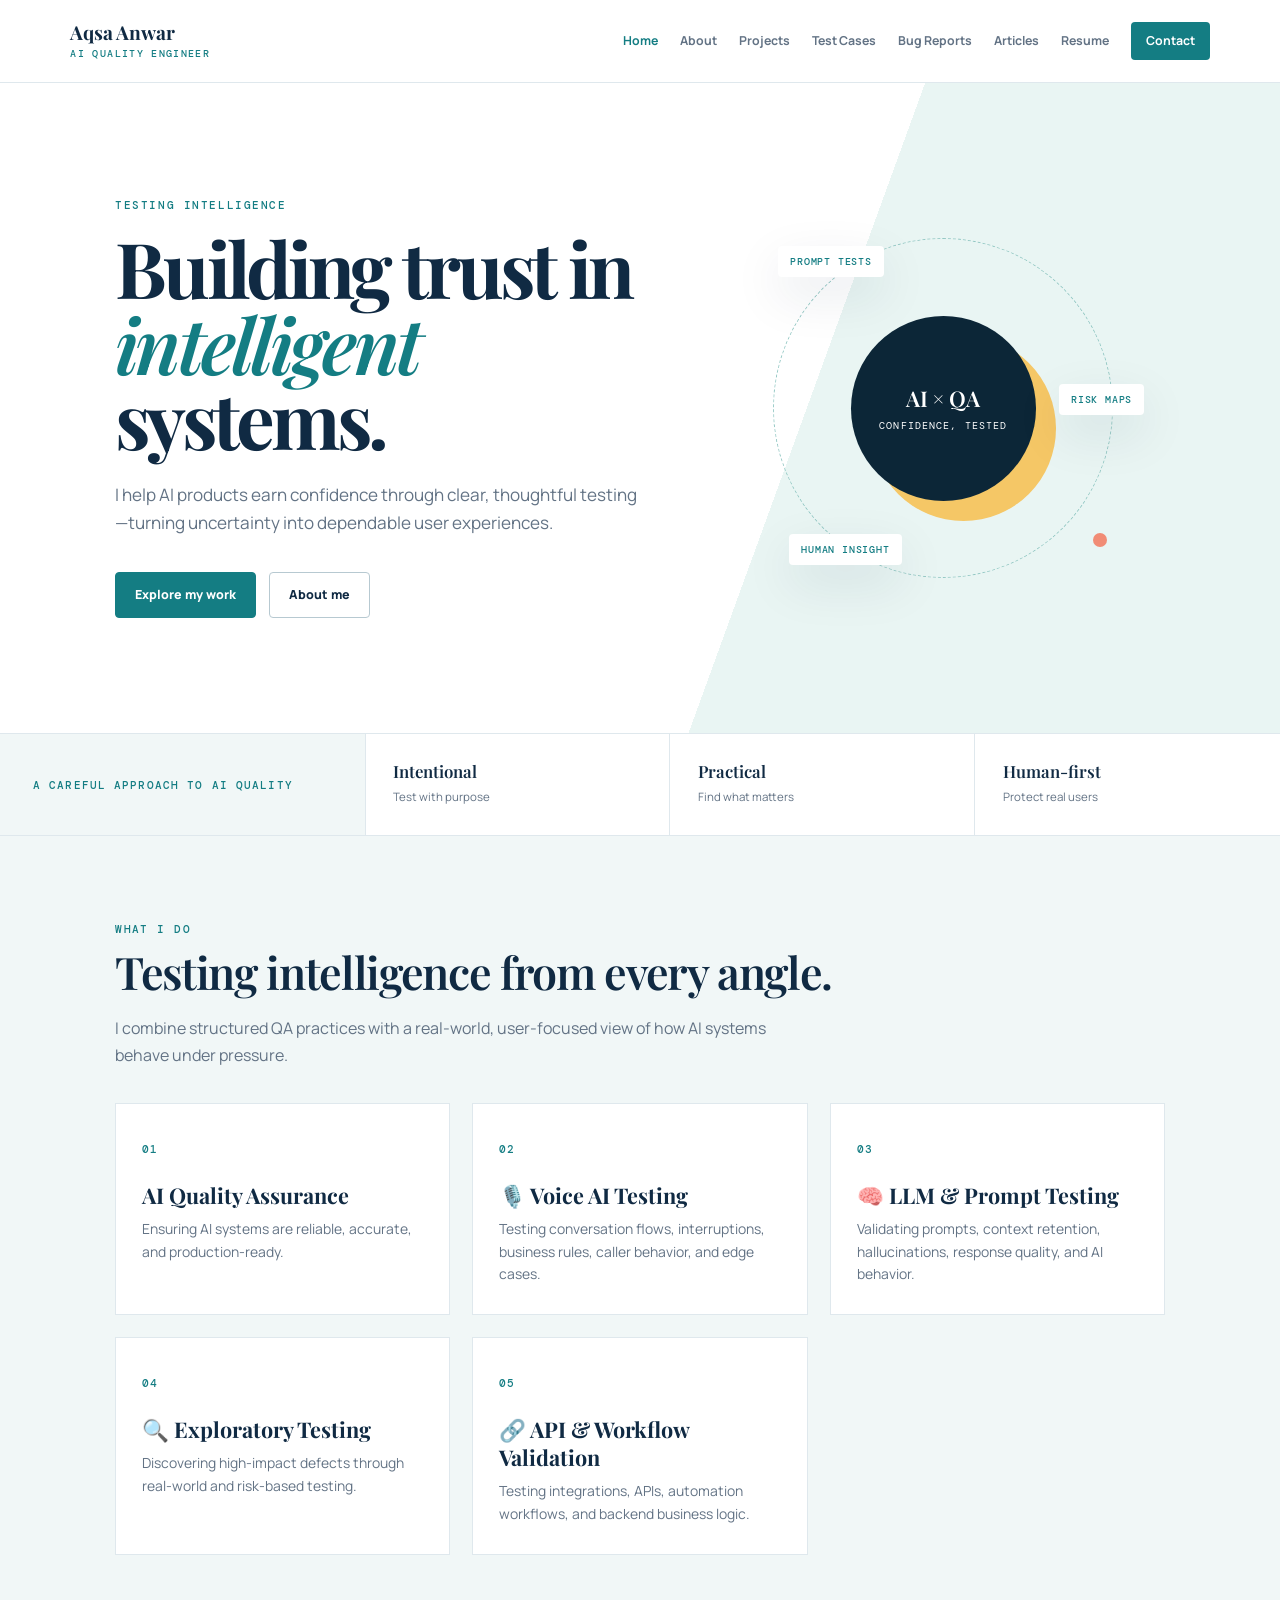
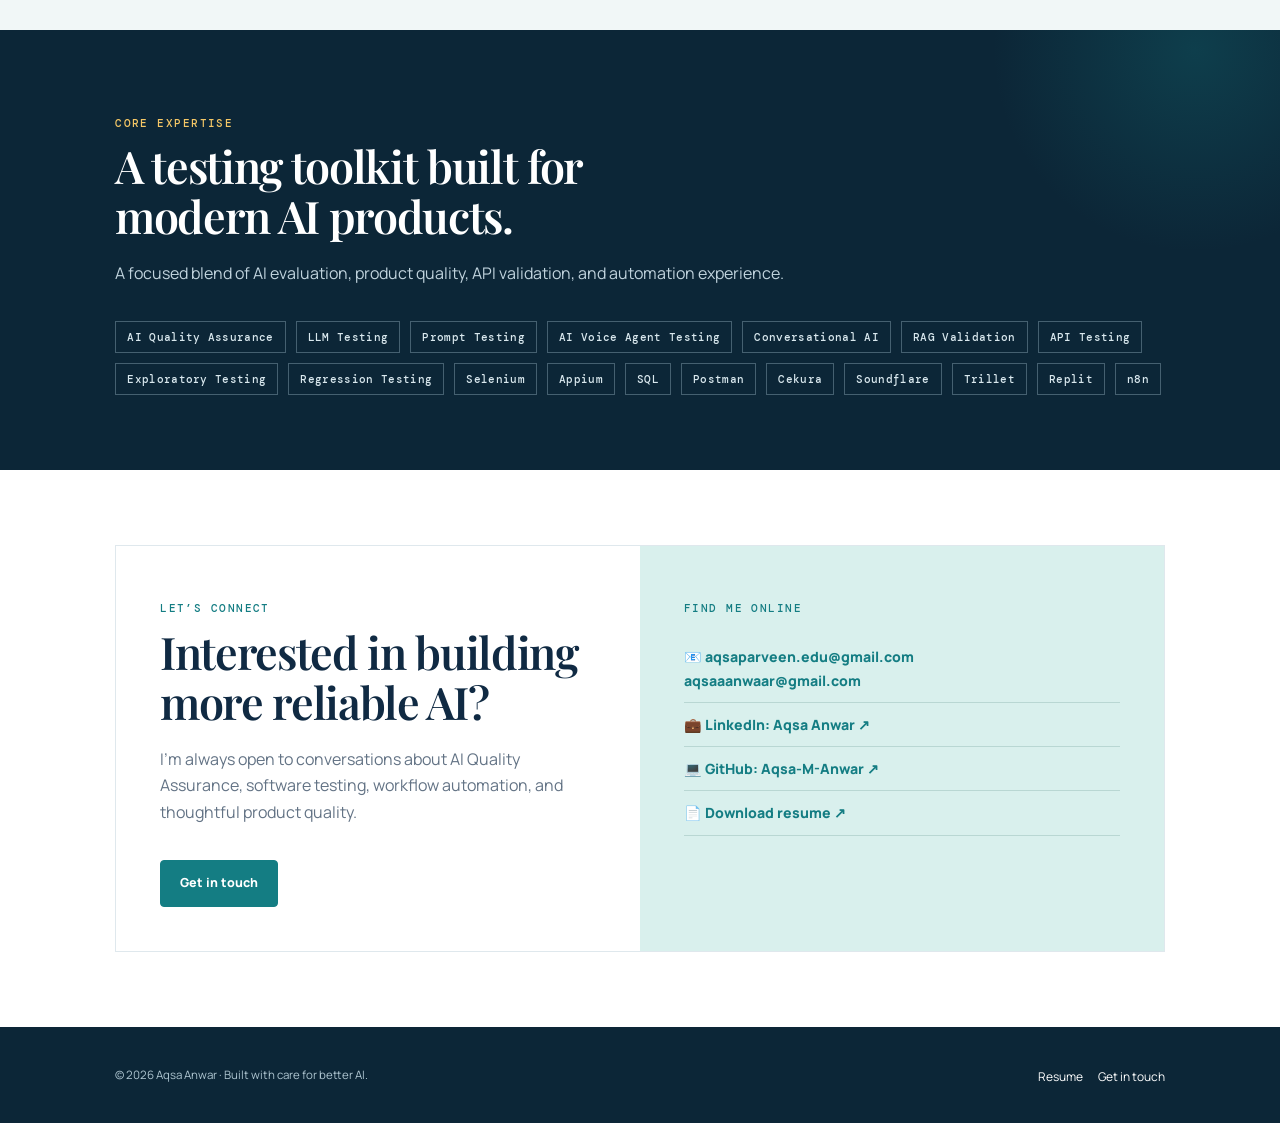
<file: index.html>
<!doctype html><html lang="en"><head><meta charset="utf-8"><meta name="viewport" content="width=device-width,initial-scale=1"><meta name="description" content="Aqsa Anwar — AI Quality Engineer"><title>Aqsa Anwar | AI Quality Engineer</title><link rel="stylesheet" href="styles.css"></head><body><div class="site-shell"><header class="site-header"><a class="brand" href="index.html">Aqsa Anwar<span>AI Quality Engineer</span></a><button class="menu-toggle" aria-label="Open menu">☰</button><nav class="nav-links"><a class="active" href="index.html">Home</a><a href="about.html">About</a><a href="projects.html">Projects</a><a href="test-cases.html">Test Cases</a><a href="bug-reports.html">Bug Reports</a><a href="articles.html">Articles</a><a href="resume.html">Resume</a><a class="nav-contact" href="contact.html">Contact</a></nav></header><main><section class="hero"><div><p class="eyebrow">Testing Intelligence</p><h1>Building trust in <em>intelligent</em> systems.</h1><p class="hero-text">I help AI products earn confidence through clear, thoughtful testing—turning uncertainty into dependable user experiences.</p><div class="hero-actions"><a class="button" href="projects.html">Explore my work</a><a class="button secondary" href="about.html">About me</a></div></div><div class="hero-art" aria-hidden="true"><div class="testing-orbit"><div class="testing-core"><b>AI × QA</b><span>Confidence, tested</span></div><span class="orbital-chip chip-1">Prompt tests</span><span class="orbital-chip chip-2">Risk maps</span><span class="orbital-chip chip-3">Human insight</span><i class="dot"></i></div></div></section><section class="trust-strip"><div class="trust-intro">A careful approach to AI quality</div><div><strong>Intentional</strong><span>Test with purpose</span></div><div><strong>Practical</strong><span>Find what matters</span></div><div><strong>Human-first</strong><span>Protect real users</span></div></section><section class="content what-i-do"><p class="section-label">What I do</p><h2 class="section-title">Testing intelligence from every angle.</h2><p class="section-lead">I combine structured QA practices with a real-world, user-focused view of how AI systems behave under pressure.</p><div class="grid three"><article class="service-card"><span class="service-number">01</span><h3>AI Quality Assurance</h3><p>Ensuring AI systems are reliable, accurate, and production-ready.</p></article><article class="service-card"><span class="service-number">02</span><h3>🎙️ Voice AI Testing</h3><p>Testing conversation flows, interruptions, business rules, caller behavior, and edge cases.</p></article><article class="service-card"><span class="service-number">03</span><h3>🧠 LLM &amp; Prompt Testing</h3><p>Validating prompts, context retention, hallucinations, response quality, and AI behavior.</p></article><article class="service-card"><span class="service-number">04</span><h3>🔍 Exploratory Testing</h3><p>Discovering high-impact defects through real-world and risk-based testing.</p></article><article class="service-card"><span class="service-number">05</span><h3>🔗 API &amp; Workflow Validation</h3><p>Testing integrations, APIs, automation workflows, and backend business logic.</p></article></div></section><section class="content expertise"><p class="section-label">Core expertise</p><h2 class="section-title">A testing toolkit built for modern AI products.</h2><p class="section-lead">A focused blend of AI evaluation, product quality, API validation, and automation experience.</p><div class="expertise-tags"><span>AI Quality Assurance</span><span>LLM Testing</span><span>Prompt Testing</span><span>AI Voice Agent Testing</span><span>Conversational AI</span><span>RAG Validation</span><span>API Testing</span><span>Exploratory Testing</span><span>Regression Testing</span><span>Selenium</span><span>Appium</span><span>SQL</span><span>Postman</span><span>Cekura</span><span>Soundflare</span><span>Trillet</span><span>Replit</span><span>n8n</span></div></section><section class="content"><div class="home-connect"><div><p class="section-label">Let’s connect</p><h2 class="section-title">Interested in building more reliable AI?</h2><p class="section-lead">I’m always open to conversations about AI Quality Assurance, software testing, workflow automation, and thoughtful product quality.</p><a class="button" href="contact.html">Get in touch</a></div><div><p class="section-label">Find me online</p><ul class="connect-list"><li>📧 <a href="mailto:aqsaparveen.edu@gmail.com">aqsaparveen.edu@gmail.com</a><br><a href="mailto:aqsaaanwaar@gmail.com">aqsaaanwaar@gmail.com</a></li><li>💼 <a href="https://www.linkedin.com/in/aqsa-anwar-596003235" target="_blank" rel="noopener">LinkedIn: Aqsa Anwar ↗</a></li><li>💻 <a href="https://github.com/Aqsa-M-Anwar" target="_blank" rel="noopener">GitHub: Aqsa-M-Anwar ↗</a></li><li>📄 <a href="Aqsa_Anwar_AI_Quality_Engineer_Resume.pdf" download>Download resume ↗</a></li></ul></div></div></section></main><footer class="site-footer"><p>© 2026 Aqsa Anwar · Built with care for better AI.</p><div><a href="resume.html">Resume</a><a href="contact.html">Get in touch</a></div></footer></div><script src="script.js"></script></body></html>
</file>
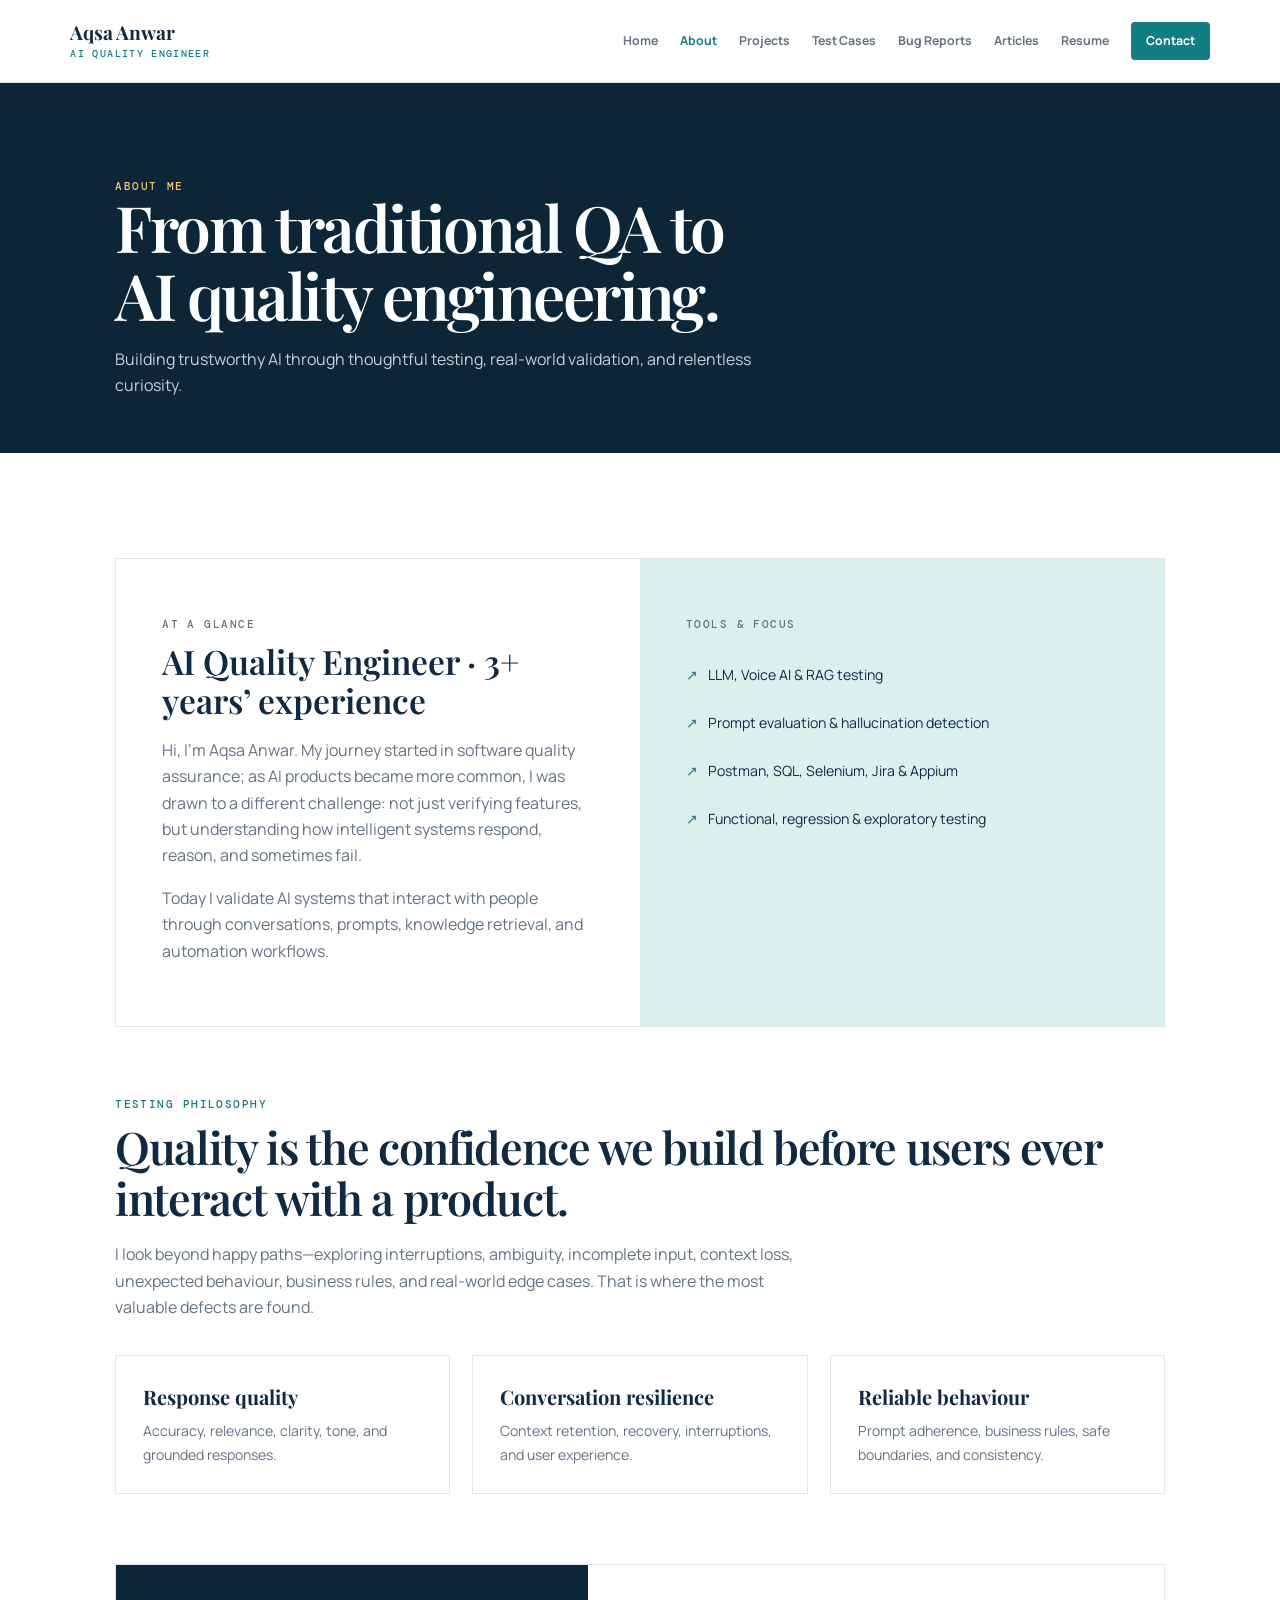
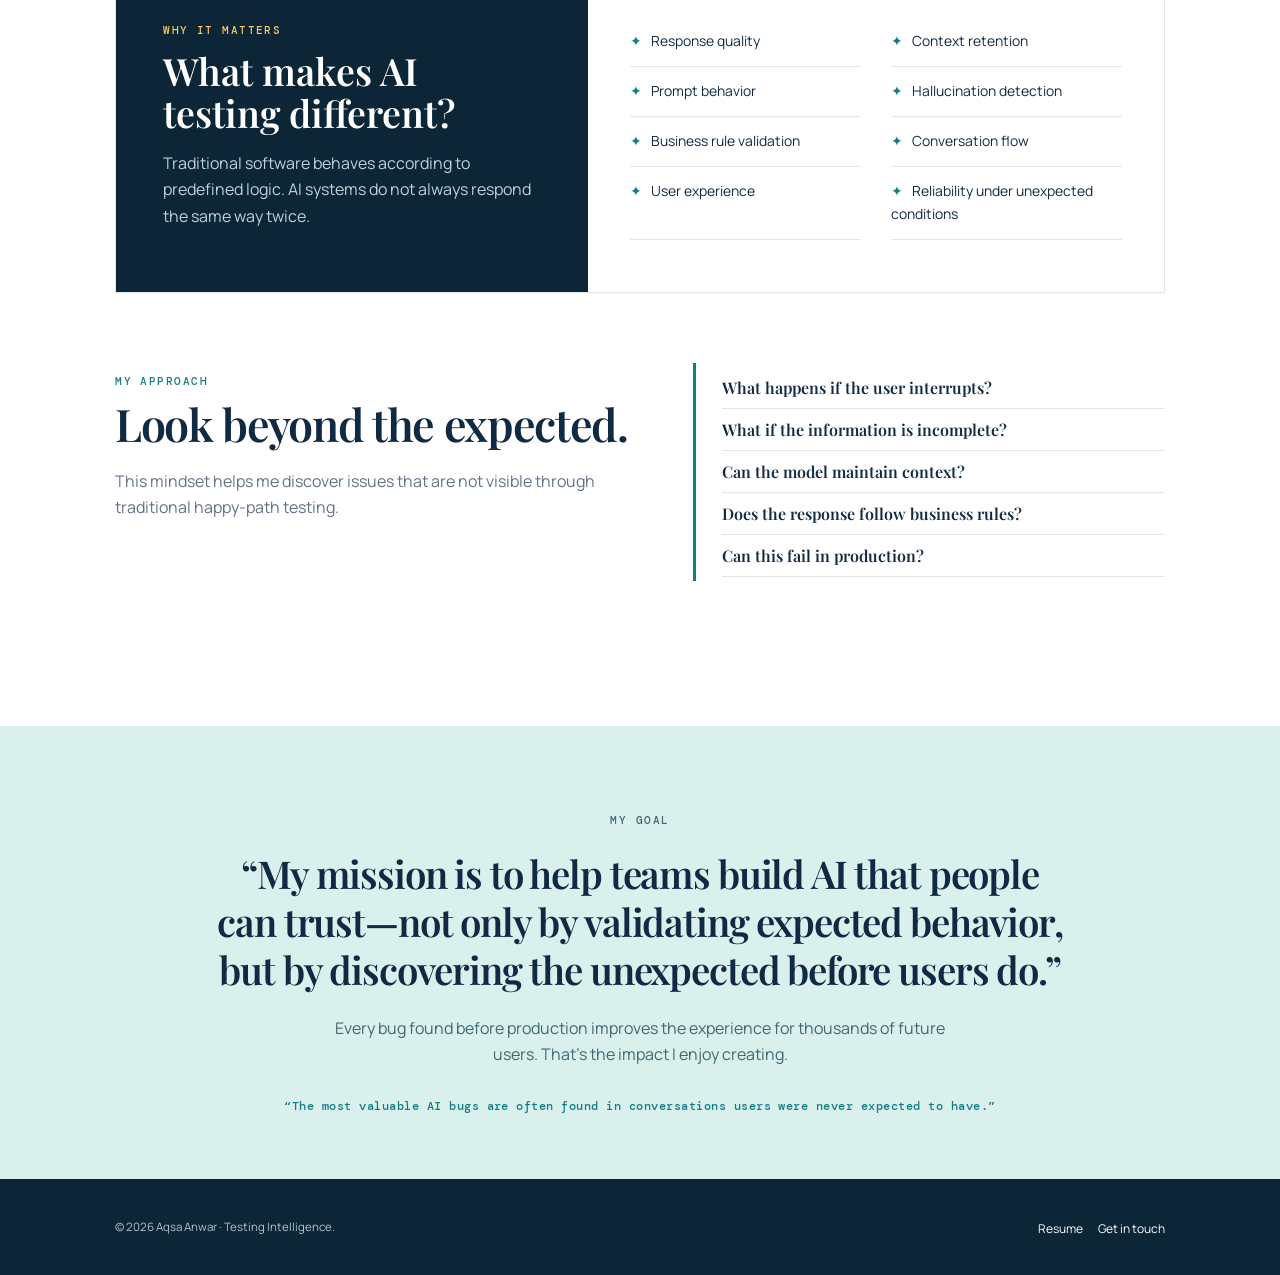
<file: about.html>
<!doctype html><html lang="en"><head><meta charset="utf-8"><meta name="viewport" content="width=device-width,initial-scale=1"><title>About | Aqsa Anwar</title><link rel="stylesheet" href="styles.css"></head><body><div class="site-shell"><header class="site-header"><a class="brand" href="index.html">Aqsa Anwar<span>AI Quality Engineer</span></a><button class="menu-toggle" aria-label="Open menu">☰</button><nav class="nav-links"><a href="index.html">Home</a><a class="active" href="about.html">About</a><a href="projects.html">Projects</a><a href="test-cases.html">Test Cases</a><a href="bug-reports.html">Bug Reports</a><a href="articles.html">Articles</a><a href="resume.html">Resume</a><a class="nav-contact" href="contact.html">Contact</a></nav></header><main><section class="page-hero"><p class="eyebrow">About me</p><h1>From traditional QA to<br>AI quality engineering.</h1><p>Building trustworthy AI through thoughtful testing, real-world validation, and relentless curiosity.</p></section><section class="content"><div class="feature-block"><div><p class="section-label">At a glance</p><h2>AI Quality Engineer · 3+ years’ experience</h2><p>Hi, I’m Aqsa Anwar. My journey started in software quality assurance; as AI products became more common, I was drawn to a different challenge: not just verifying features, but understanding how intelligent systems respond, reason, and sometimes fail.</p><p>Today I validate AI systems that interact with people through conversations, prompts, knowledge retrieval, and automation workflows.</p></div><div class="feature-color"><p class="section-label">Tools &amp; focus</p><ul class="list"><li>LLM, Voice AI &amp; RAG testing</li><li>Prompt evaluation &amp; hallucination detection</li><li>Postman, SQL, Selenium, Jira &amp; Appium</li><li>Functional, regression &amp; exploratory testing</li></ul></div></div><section style="margin-top:70px"><p class="section-label">Testing philosophy</p><h2 class="section-title">Quality is the confidence we build before users ever interact with a product.</h2><p class="section-lead">I look beyond happy paths—exploring interruptions, ambiguity, incomplete input, context loss, unexpected behaviour, business rules, and real-world edge cases. That is where the most valuable defects are found.</p><div class="grid three"><article class="card"><h3>Response quality</h3><p>Accuracy, relevance, clarity, tone, and grounded responses.</p></article><article class="card"><h3>Conversation resilience</h3><p>Context retention, recovery, interruptions, and user experience.</p></article><article class="card"><h3>Reliable behaviour</h3><p>Prompt adherence, business rules, safe boundaries, and consistency.</p></article></div></section><section class="difference-panel"><div class="difference-intro"><p class="section-label">Why it matters</p><h2>What makes AI testing different?</h2><p>Traditional software behaves according to predefined logic. AI systems do not always respond the same way twice.</p></div><div class="difference-list"><div>Response quality</div><div>Context retention</div><div>Prompt behavior</div><div>Hallucination detection</div><div>Business rule validation</div><div>Conversation flow</div><div>User experience</div><div>Reliability under unexpected conditions</div></div></section><section class="approach"><div><p class="section-label">My approach</p><h2 class="section-title">Look beyond the expected.</h2><p class="section-lead">This mindset helps me discover issues that are not visible through traditional happy-path testing.</p></div><div class="approach-questions"><p>What happens if the user interrupts?</p><p>What if the information is incomplete?</p><p>Can the model maintain context?</p><p>Does the response follow business rules?</p><p>Can this fail in production?</p></div></section></section><section class="mission"><p class="section-label">My goal</p><blockquote>“My mission is to help teams build AI that people can trust—not only by validating expected behavior, but by discovering the unexpected before users do.”</blockquote><p>Every bug found before production improves the experience for thousands of future users. That’s the impact I enjoy creating.</p><cite>“The most valuable AI bugs are often found in conversations users were never expected to have.”</cite></section></main><footer class="site-footer"><p>© 2026 Aqsa Anwar · Testing Intelligence.</p><div><a href="resume.html">Resume</a><a href="contact.html">Get in touch</a></div></footer></div><script src="script.js"></script></body></html>
</file>
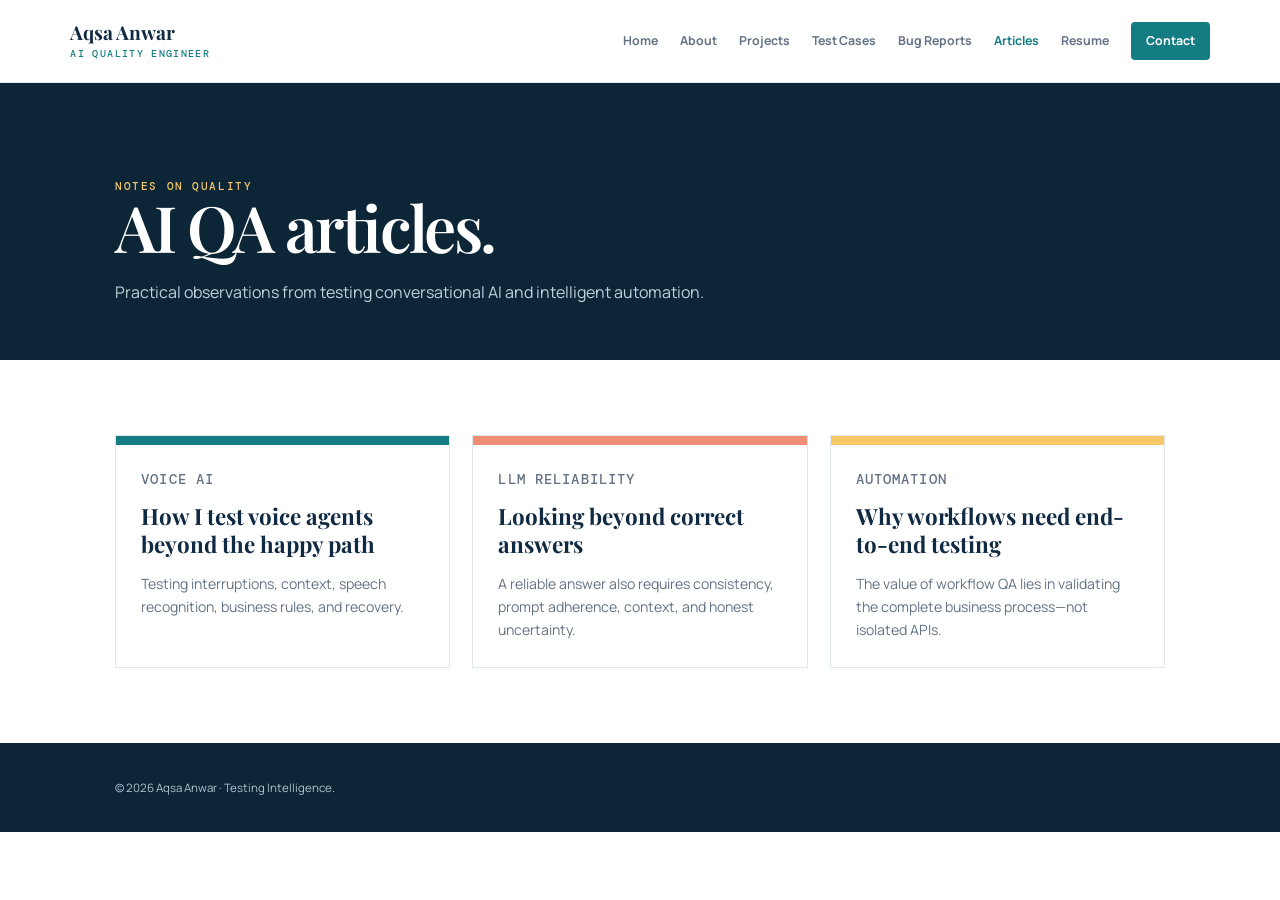
<file: articles.html>
<!doctype html><html lang="en"><head><meta charset="utf-8"><meta name="viewport" content="width=device-width,initial-scale=1"><title>AI QA Articles | Aqsa Anwar</title><link rel="stylesheet" href="styles.css"></head><body><div class="site-shell"><header class="site-header"><a class="brand" href="index.html">Aqsa Anwar<span>AI Quality Engineer</span></a><button class="menu-toggle">☰</button><nav class="nav-links"><a href="index.html">Home</a><a href="about.html">About</a><a href="projects.html">Projects</a><a href="test-cases.html">Test Cases</a><a href="bug-reports.html">Bug Reports</a><a class="active" href="articles.html">Articles</a><a href="resume.html">Resume</a><a class="nav-contact" href="contact.html">Contact</a></nav></header><main><section class="page-hero"><p class="eyebrow">Notes on quality</p><h1>AI QA articles.</h1><p>Practical observations from testing conversational AI and intelligent automation.</p></section><section class="content"><div class="grid three"><article class="card article-card"><div class="article-top"></div><div class="article-body"><p class="article-meta">Voice AI</p><h3>How I test voice agents beyond the happy path</h3><p>Testing interruptions, context, speech recognition, business rules, and recovery.</p></div></article><article class="card article-card"><div class="article-top"></div><div class="article-body"><p class="article-meta">LLM reliability</p><h3>Looking beyond correct answers</h3><p>A reliable answer also requires consistency, prompt adherence, context, and honest uncertainty.</p></div></article><article class="card article-card"><div class="article-top"></div><div class="article-body"><p class="article-meta">Automation</p><h3>Why workflows need end-to-end testing</h3><p>The value of workflow QA lies in validating the complete business process—not isolated APIs.</p></div></article></div></section></main><footer class="site-footer"><p>© 2026 Aqsa Anwar · Testing Intelligence.</p></footer></div><script src="script.js"></script></body></html>
</file>
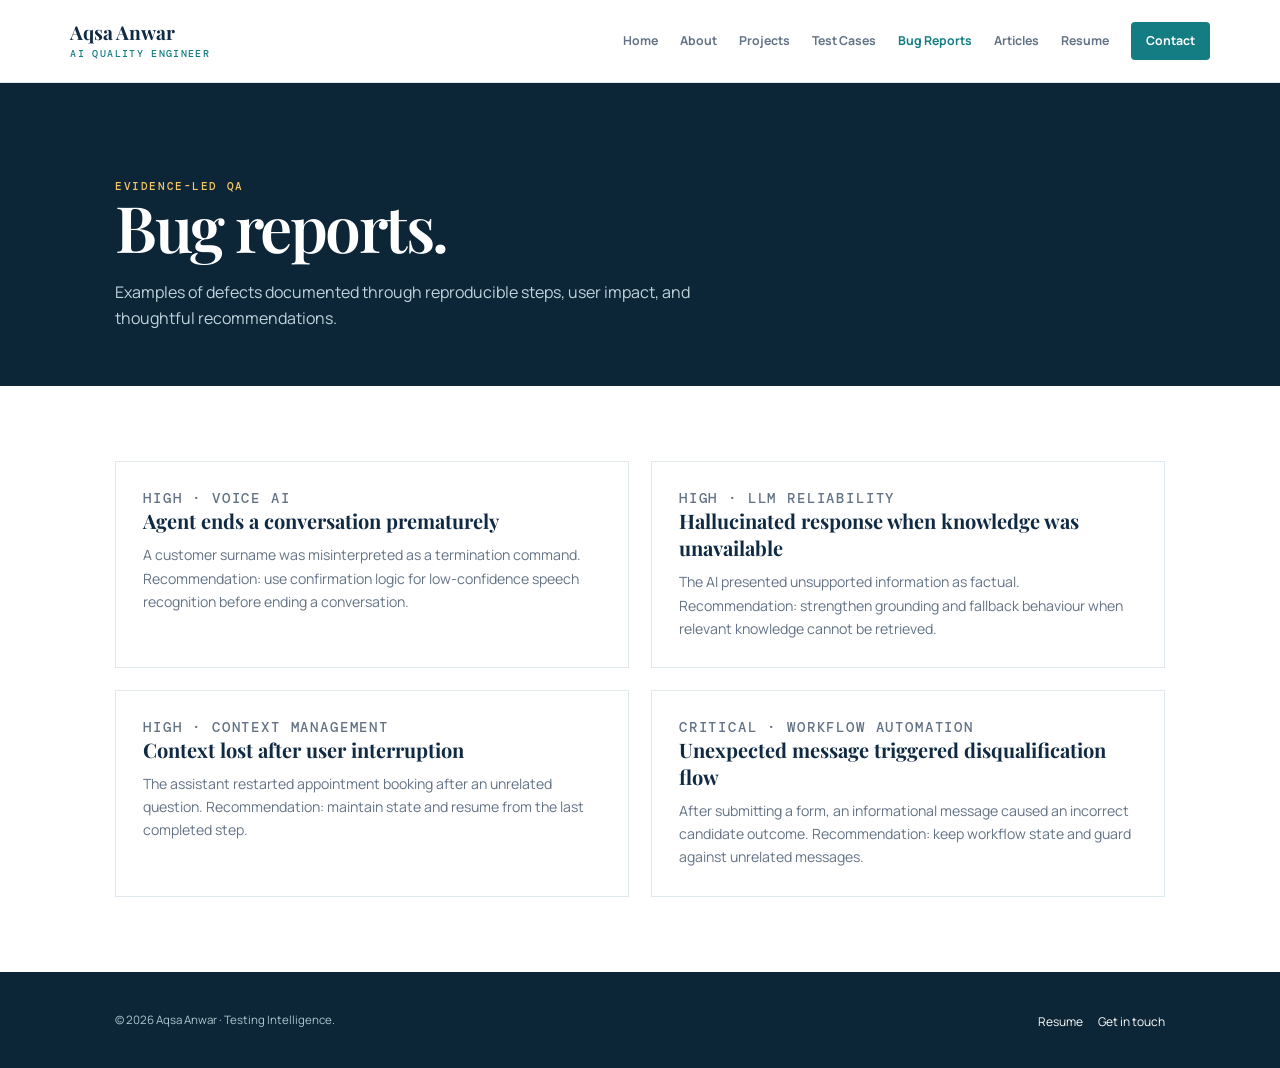
<file: bug-reports.html>
<!doctype html><html lang="en"><head><meta charset="utf-8"><meta name="viewport" content="width=device-width,initial-scale=1"><title>Bug Reports | Aqsa Anwar</title><link rel="stylesheet" href="styles.css"></head><body><div class="site-shell"><header class="site-header"><a class="brand" href="index.html">Aqsa Anwar<span>AI Quality Engineer</span></a><button class="menu-toggle">☰</button><nav class="nav-links"><a href="index.html">Home</a><a href="about.html">About</a><a href="projects.html">Projects</a><a href="test-cases.html">Test Cases</a><a class="active" href="bug-reports.html">Bug Reports</a><a href="articles.html">Articles</a><a href="resume.html">Resume</a><a class="nav-contact" href="contact.html">Contact</a></nav></header><main><section class="page-hero"><p class="eyebrow">Evidence-led QA</p><h1>Bug reports.</h1><p>Examples of defects documented through reproducible steps, user impact, and thoughtful recommendations.</p></section><section class="content"><div class="grid two"><article class="card"><p class="section-label">High · Voice AI</p><h3>Agent ends a conversation prematurely</h3><p>A customer surname was misinterpreted as a termination command. Recommendation: use confirmation logic for low-confidence speech recognition before ending a conversation.</p></article><article class="card"><p class="section-label">High · LLM reliability</p><h3>Hallucinated response when knowledge was unavailable</h3><p>The AI presented unsupported information as factual. Recommendation: strengthen grounding and fallback behaviour when relevant knowledge cannot be retrieved.</p></article><article class="card"><p class="section-label">High · Context management</p><h3>Context lost after user interruption</h3><p>The assistant restarted appointment booking after an unrelated question. Recommendation: maintain state and resume from the last completed step.</p></article><article class="card"><p class="section-label">Critical · Workflow automation</p><h3>Unexpected message triggered disqualification flow</h3><p>After submitting a form, an informational message caused an incorrect candidate outcome. Recommendation: keep workflow state and guard against unrelated messages.</p></article></div></section></main><footer class="site-footer"><p>© 2026 Aqsa Anwar · Testing Intelligence.</p><div><a href="resume.html">Resume</a><a href="contact.html">Get in touch</a></div></footer></div><script src="script.js"></script></body></html>
</file>
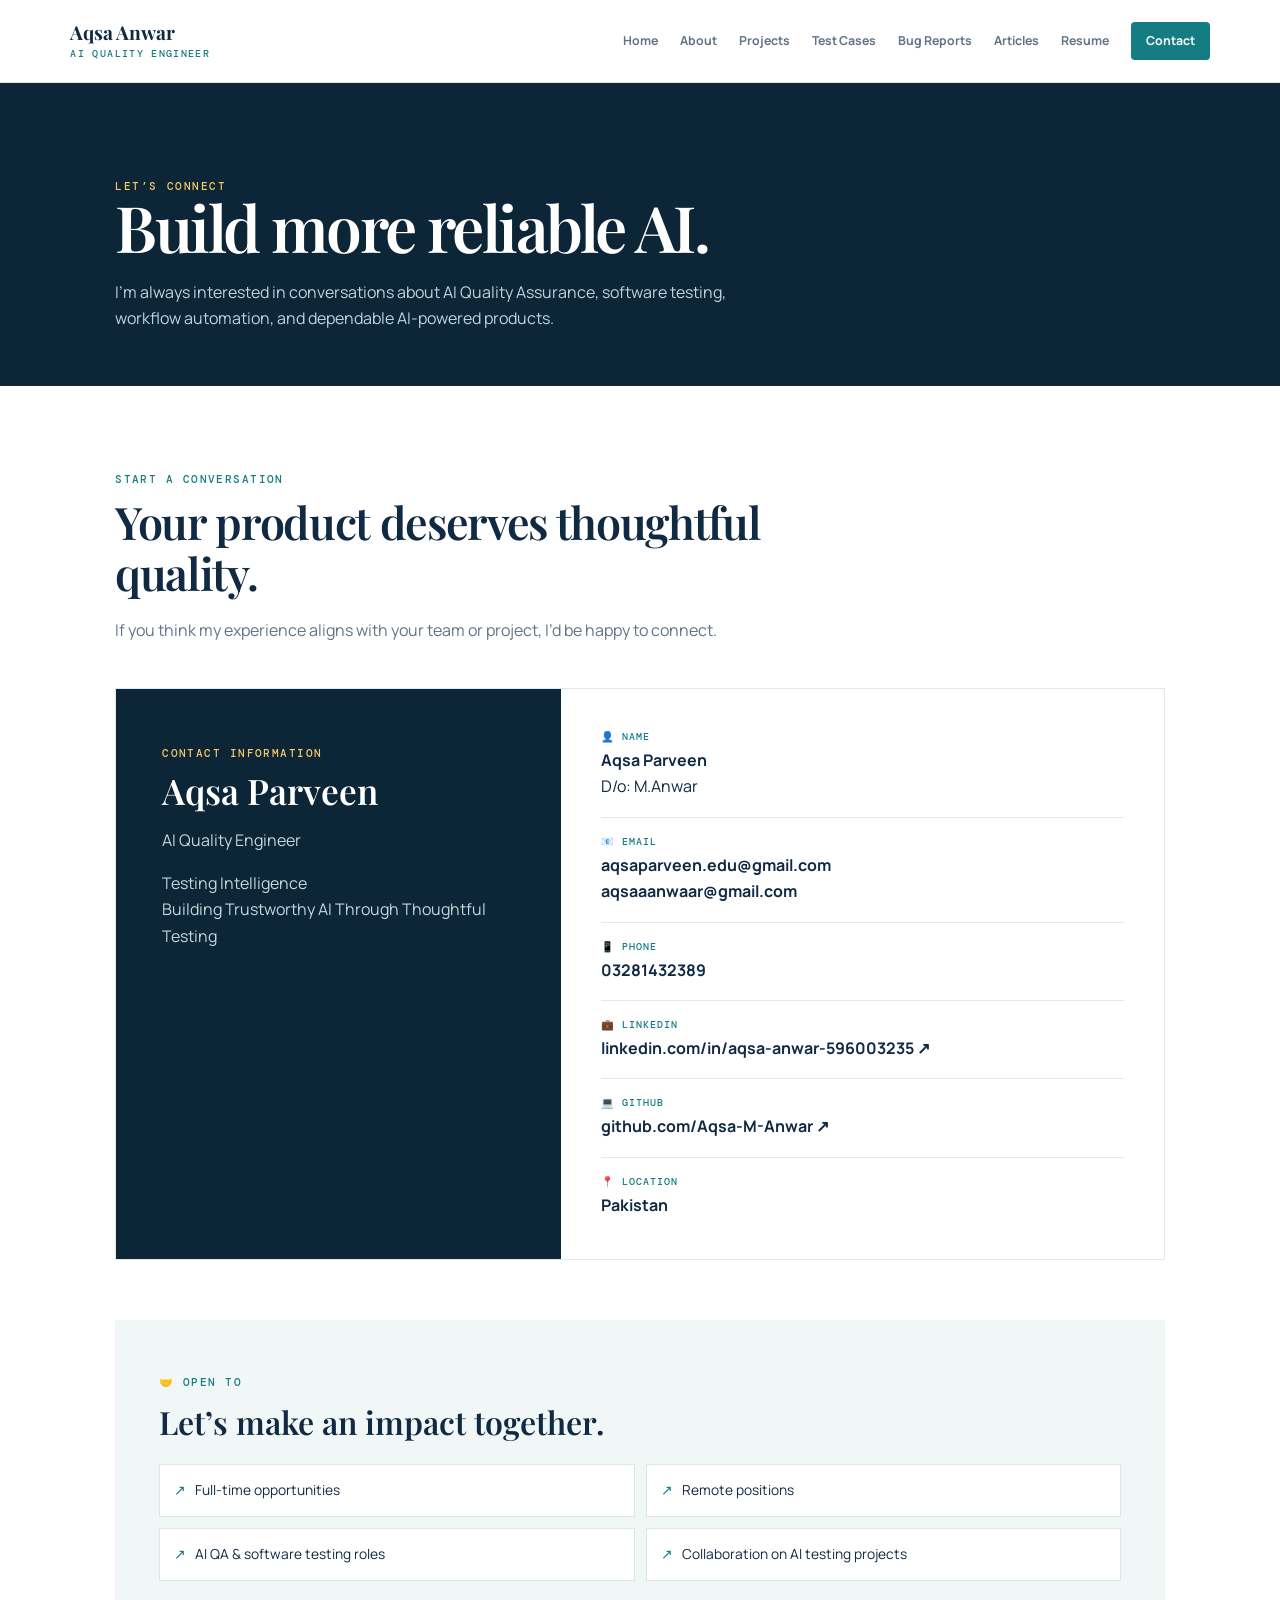
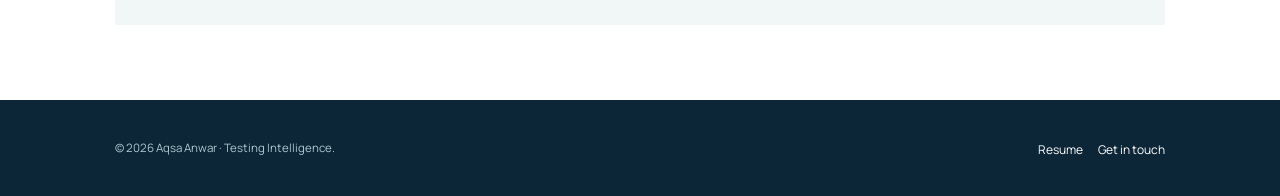
<file: contact.html>
<!doctype html><html lang="en"><head><meta charset="utf-8"><meta name="viewport" content="width=device-width,initial-scale=1"><title>Contact | Aqsa Parveen</title><link rel="stylesheet" href="styles.css"></head><body><div class="site-shell"><header class="site-header"><a class="brand" href="index.html">Aqsa Anwar<span>AI Quality Engineer</span></a><button class="menu-toggle" aria-label="Open menu">☰</button><nav class="nav-links"><a href="index.html">Home</a><a href="about.html">About</a><a href="projects.html">Projects</a><a href="test-cases.html">Test Cases</a><a href="bug-reports.html">Bug Reports</a><a href="articles.html">Articles</a><a href="resume.html">Resume</a><a class="nav-contact active" href="contact.html">Contact</a></nav></header><main><section class="page-hero"><p class="eyebrow">Let’s connect</p><h1>Build more reliable AI.</h1><p>I’m always interested in conversations about AI Quality Assurance, software testing, workflow automation, and dependable AI-powered products.</p></section><section class="content"><div class="contact-intro"><p class="section-label">Start a conversation</p><h2 class="section-title">Your product deserves thoughtful quality.</h2><p class="section-lead">If you think my experience aligns with your team or project, I’d be happy to connect.</p></div><div class="contact-details"><div class="contact-summary"><p class="section-label">Contact information</p><h2>Aqsa Parveen</h2><p>AI Quality Engineer</p><p>Testing Intelligence<br>Building Trustworthy AI Through Thoughtful Testing</p></div><div class="contact-details-list"><div class="contact-item"><small>👤 Name</small><strong>Aqsa Parveen</strong><br><span>D/o: M.Anwar</span></div><div class="contact-item"><small>📧 Email</small><a href="mailto:aqsaparveen.edu@gmail.com">aqsaparveen.edu@gmail.com</a><br><a href="mailto:aqsaaanwaar@gmail.com">aqsaaanwaar@gmail.com</a></div><div class="contact-item"><small>📱 Phone</small><a href="tel:+923281432389">03281432389</a></div><div class="contact-item"><small>💼 LinkedIn</small><a href="https://www.linkedin.com/in/aqsa-anwar-596003235" target="_blank" rel="noopener">linkedin.com/in/aqsa-anwar-596003235 ↗</a></div><div class="contact-item"><small>💻 GitHub</small><a href="https://github.com/Aqsa-M-Anwar" target="_blank" rel="noopener">github.com/Aqsa-M-Anwar ↗</a></div><div class="contact-item"><small>📍 Location</small><strong>Pakistan</strong></div></div></div><section class="opportunities"><p class="section-label">🤝 Open to</p><h2>Let’s make an impact together.</h2><div class="opportunity-list"><div>Full-time opportunities</div><div>Remote positions</div><div>AI QA &amp; software testing roles</div><div>Collaboration on AI testing projects</div></div></section></section></main><footer class="site-footer"><p>© 2026 Aqsa Anwar · Testing Intelligence.</p><div><a href="resume.html">Resume</a><a href="contact.html">Get in touch</a></div></footer></div><script src="script.js"></script></body></html>
</file>
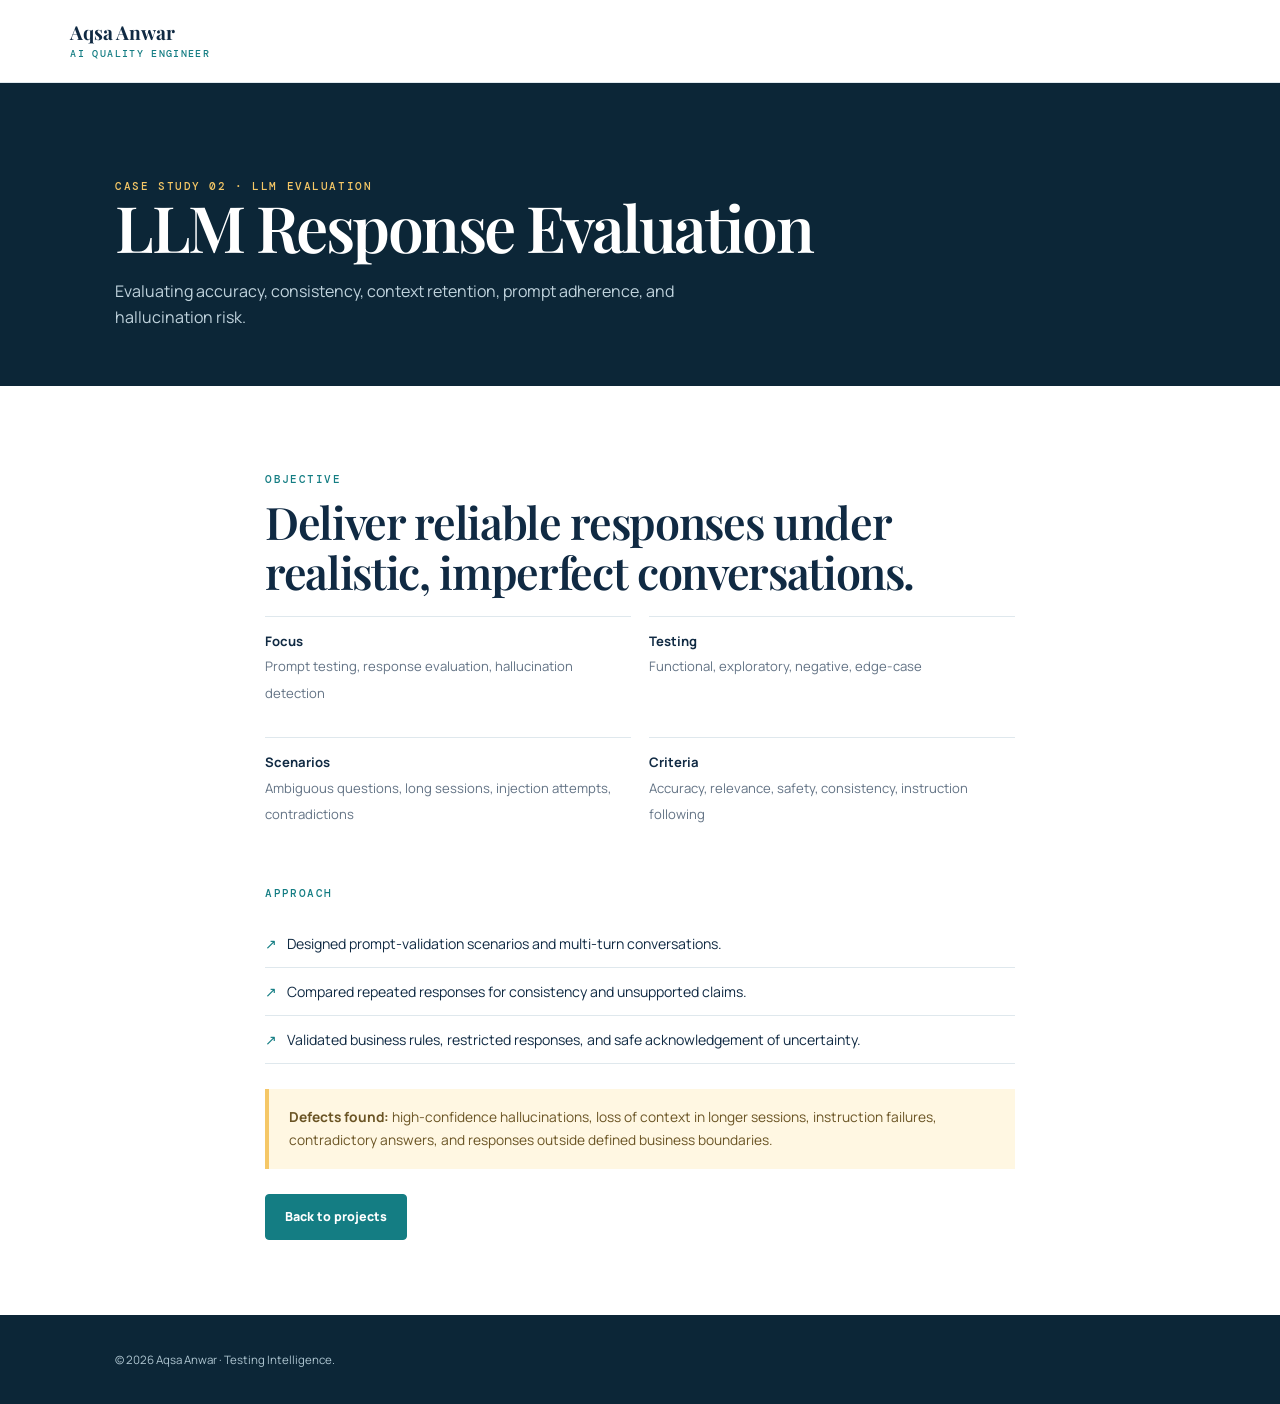
<file: llm-evaluation.html>
<!doctype html><html lang="en"><head><meta charset="utf-8"><meta name="viewport" content="width=device-width,initial-scale=1"><title>LLM Response Evaluation | Aqsa Anwar</title><link rel="stylesheet" href="styles.css"></head><body><div class="site-shell"><header class="site-header"><a class="brand" href="index.html">Aqsa Anwar<span>AI Quality Engineer</span></a></header><main><section class="page-hero"><p class="eyebrow">Case study 02 · LLM evaluation</p><h1>LLM Response Evaluation</h1><p>Evaluating accuracy, consistency, context retention, prompt adherence, and hallucination risk.</p></section><section class="content narrow"><p class="section-label">Objective</p><h2 class="section-title">Deliver reliable responses under realistic, imperfect conversations.</h2><div class="case-grid"><div><strong>Focus</strong><span>Prompt testing, response evaluation, hallucination detection</span></div><div><strong>Testing</strong><span>Functional, exploratory, negative, edge-case</span></div><div><strong>Scenarios</strong><span>Ambiguous questions, long sessions, injection attempts, contradictions</span></div><div><strong>Criteria</strong><span>Accuracy, relevance, safety, consistency, instruction following</span></div></div><section style="margin-top:45px"><p class="section-label">Approach</p><ul class="list"><li>Designed prompt-validation scenarios and multi-turn conversations.</li><li>Compared repeated responses for consistency and unsupported claims.</li><li>Validated business rules, restricted responses, and safe acknowledgement of uncertainty.</li></ul></section><div class="notice"><b>Defects found:</b> high-confidence hallucinations, loss of context in longer sessions, instruction failures, contradictory answers, and responses outside defined business boundaries.</div><a class="button" href="projects.html">Back to projects</a></section></main><footer class="site-footer"><p>© 2026 Aqsa Anwar · Testing Intelligence.</p></footer></div></body></html>
</file>
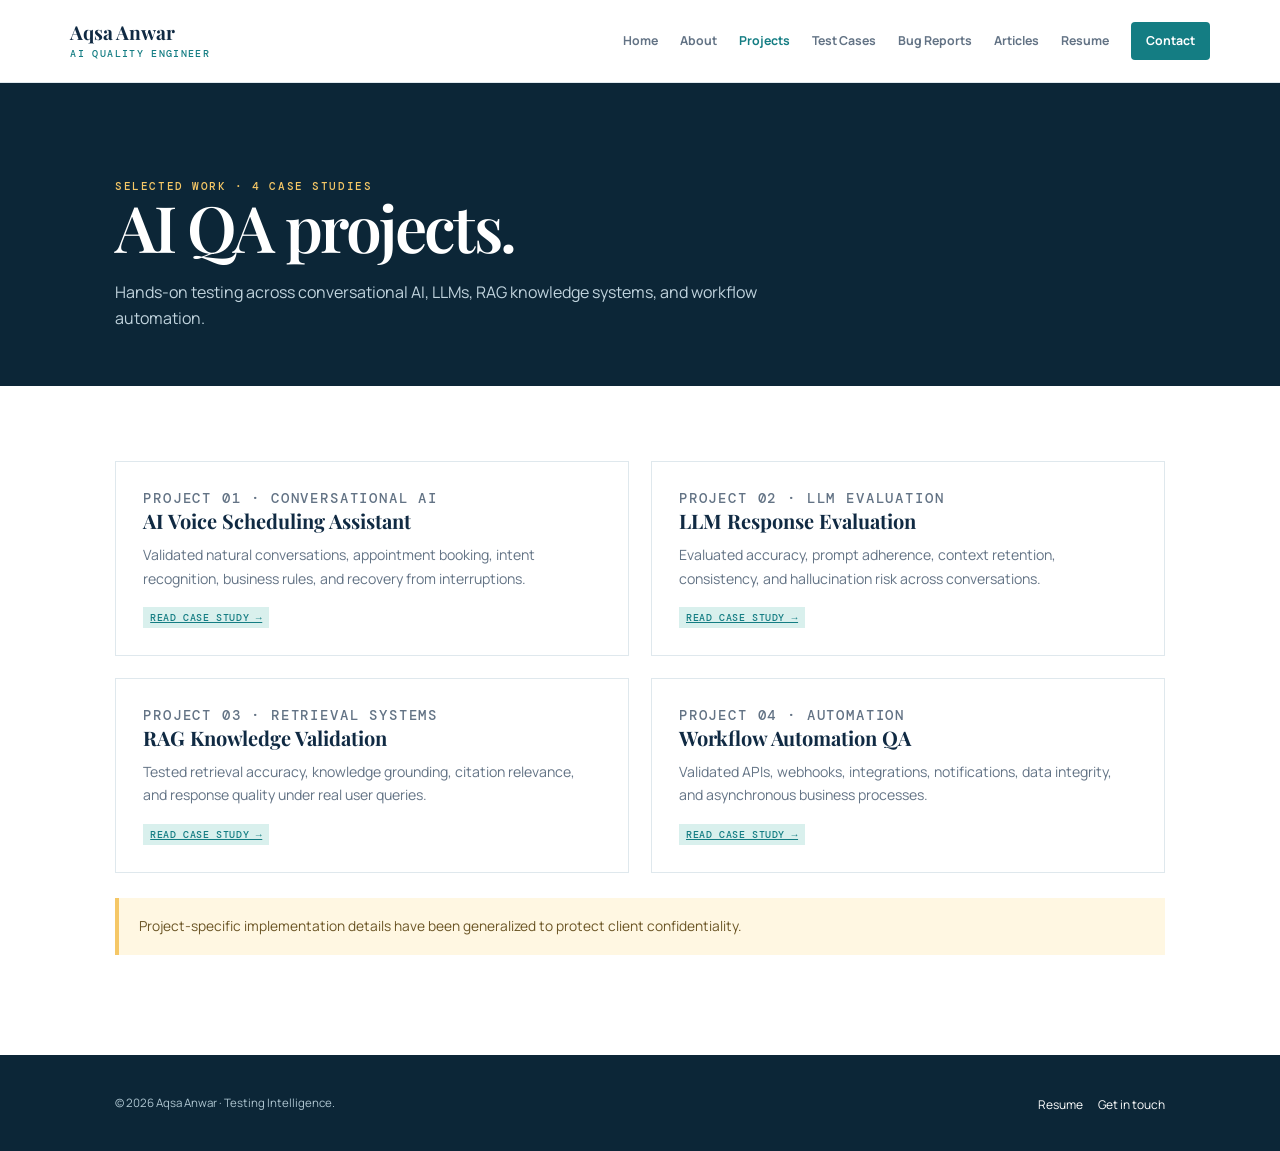
<file: projects.html>
<!doctype html><html lang="en"><head><meta charset="utf-8"><meta name="viewport" content="width=device-width,initial-scale=1"><title>AI QA Projects | Aqsa Anwar</title><link rel="stylesheet" href="styles.css"></head><body><div class="site-shell"><header class="site-header"><a class="brand" href="index.html">Aqsa Anwar<span>AI Quality Engineer</span></a><button class="menu-toggle" aria-label="Open menu">☰</button><nav class="nav-links"><a href="index.html">Home</a><a href="about.html">About</a><a class="active" href="projects.html">Projects</a><a href="test-cases.html">Test Cases</a><a href="bug-reports.html">Bug Reports</a><a href="articles.html">Articles</a><a href="resume.html">Resume</a><a class="nav-contact" href="contact.html">Contact</a></nav></header><main><section class="page-hero"><p class="eyebrow">Selected work · 4 case studies</p><h1>AI QA projects.</h1><p>Hands-on testing across conversational AI, LLMs, RAG knowledge systems, and workflow automation.</p></section><section class="content"><div class="grid two"><article class="card"><p class="section-label">Project 01 · Conversational AI</p><h3>AI Voice Scheduling Assistant</h3><p>Validated natural conversations, appointment booking, intent recognition, business rules, and recovery from interruptions.</p><a class="tag" href="voice-assistant.html" target="_blank" rel="noopener">READ CASE STUDY →</a></article><article class="card"><p class="section-label">Project 02 · LLM evaluation</p><h3>LLM Response Evaluation</h3><p>Evaluated accuracy, prompt adherence, context retention, consistency, and hallucination risk across conversations.</p><a class="tag" href="llm-evaluation.html" target="_blank" rel="noopener">READ CASE STUDY →</a></article><article class="card"><p class="section-label">Project 03 · Retrieval systems</p><h3>RAG Knowledge Validation</h3><p>Tested retrieval accuracy, knowledge grounding, citation relevance, and response quality under real user queries.</p><a class="tag" href="rag-validation.html" target="_blank" rel="noopener">READ CASE STUDY →</a></article><article class="card"><p class="section-label">Project 04 · Automation</p><h3>Workflow Automation QA</h3><p>Validated APIs, webhooks, integrations, notifications, data integrity, and asynchronous business processes.</p><a class="tag" href="workflow-qa.html" target="_blank" rel="noopener">READ CASE STUDY →</a></article></div><div class="notice">Project-specific implementation details have been generalized to protect client confidentiality.</div></section></main><footer class="site-footer"><p>© 2026 Aqsa Anwar · Testing Intelligence.</p><div><a href="resume.html">Resume</a><a href="contact.html">Get in touch</a></div></footer></div><script src="script.js"></script></body></html>
</file>
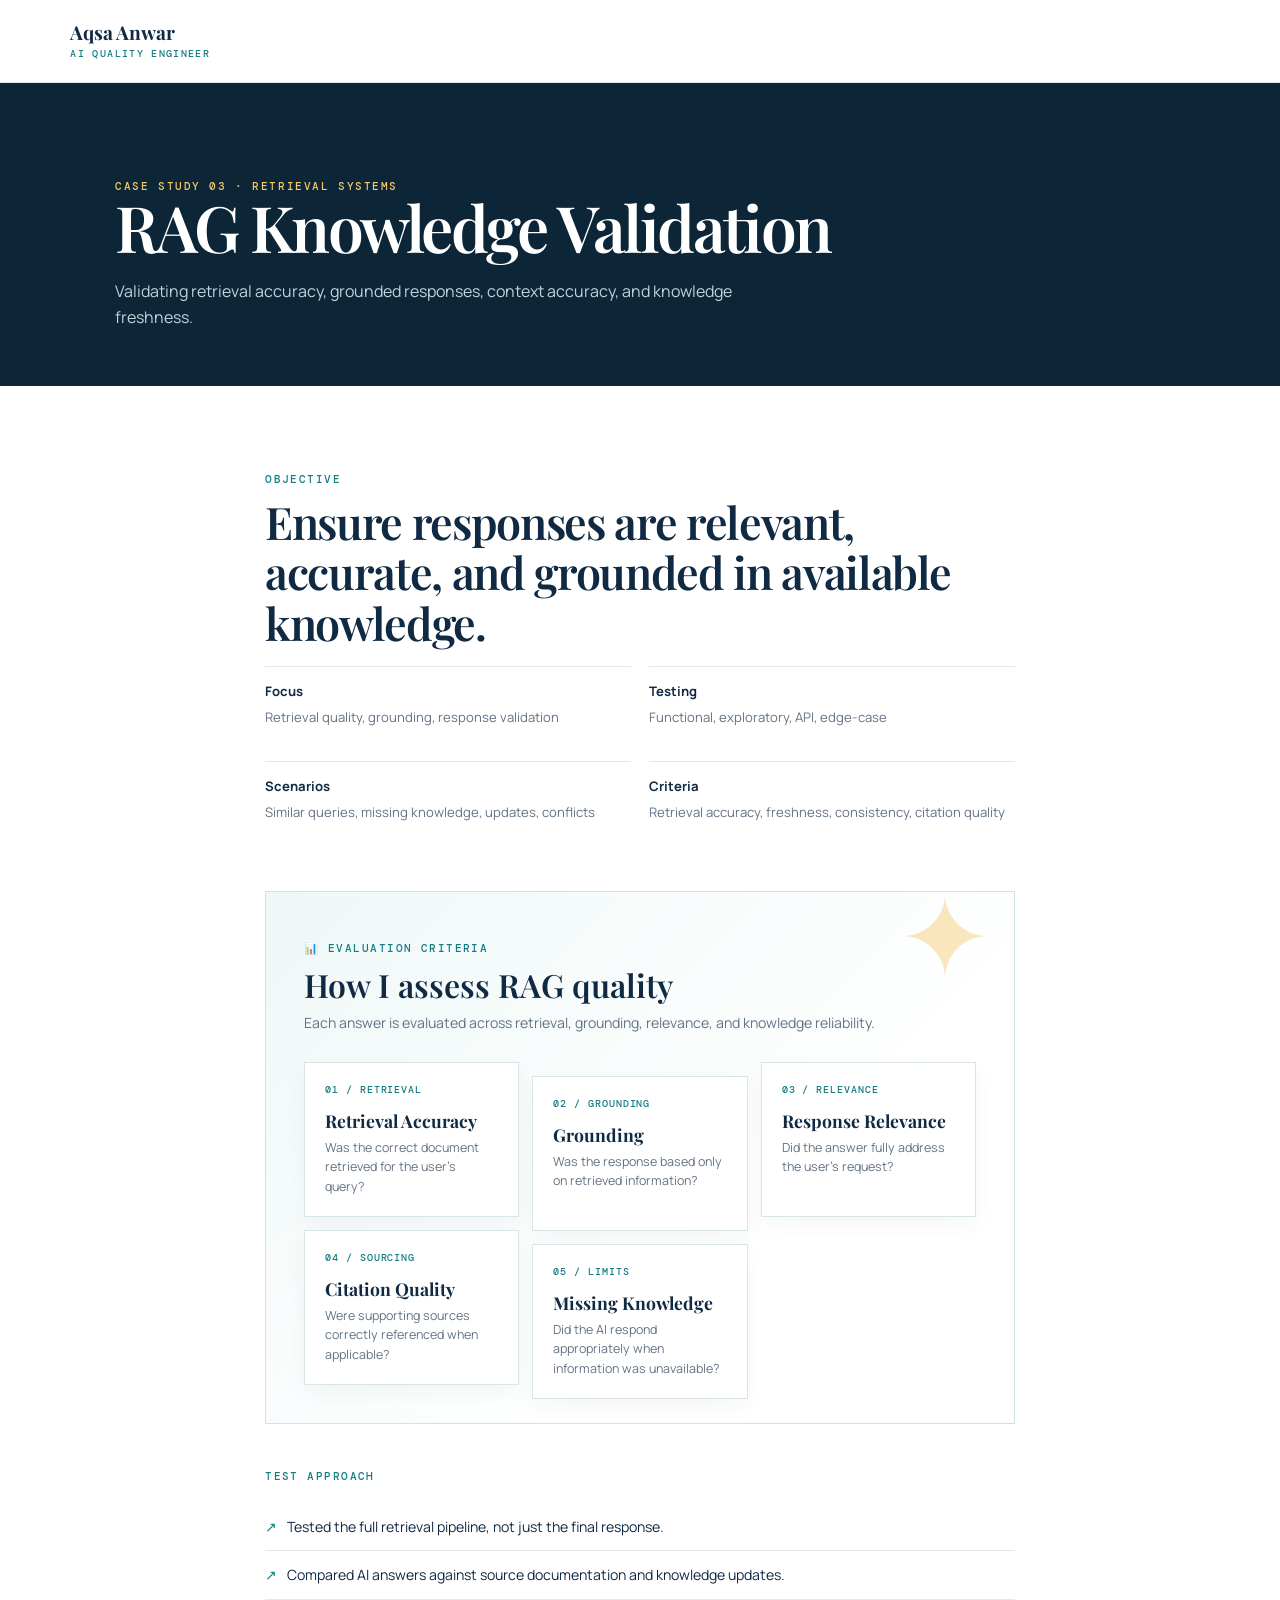
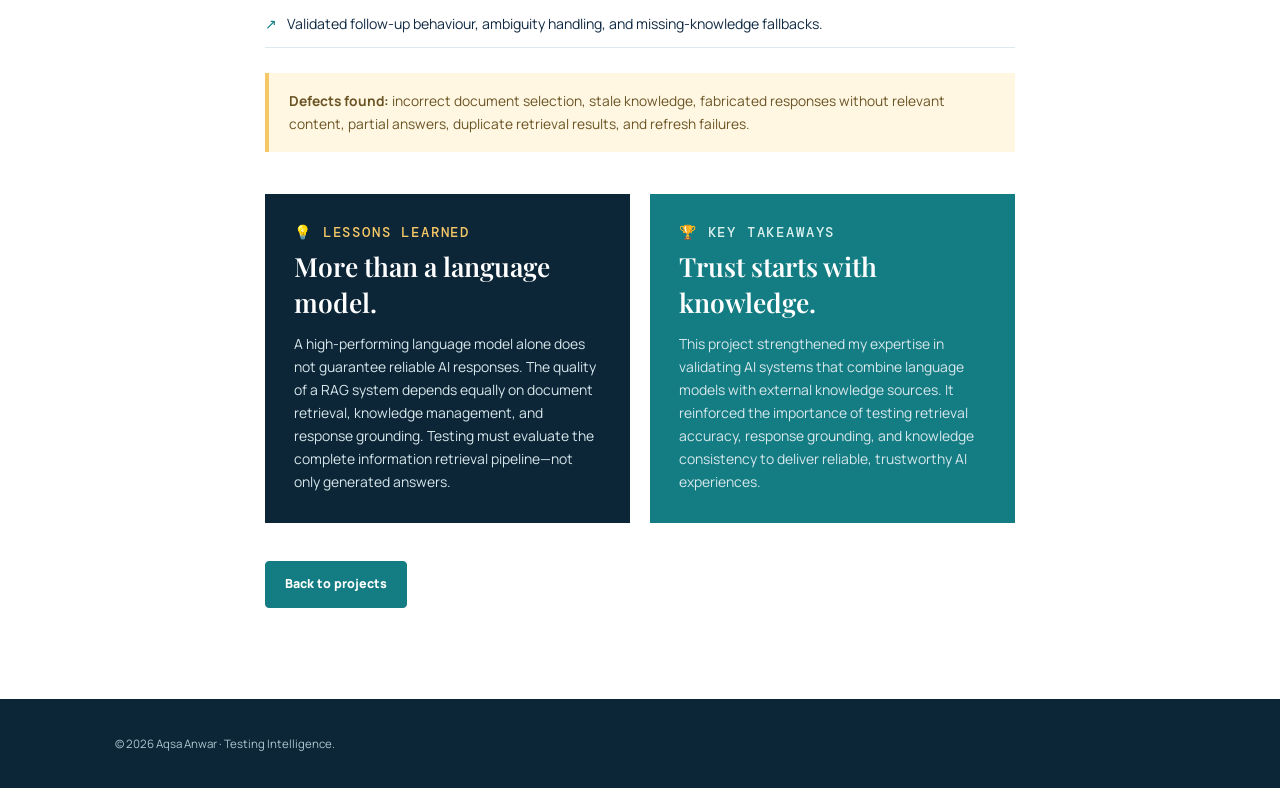
<file: rag-validation.html>
<!doctype html><html lang="en"><head><meta charset="utf-8"><meta name="viewport" content="width=device-width,initial-scale=1"><title>RAG Validation | Aqsa Anwar</title><link rel="stylesheet" href="styles.css"></head><body><div class="site-shell"><header class="site-header"><a class="brand" href="index.html">Aqsa Anwar<span>AI Quality Engineer</span></a></header><main><section class="page-hero"><p class="eyebrow">Case study 03 · Retrieval systems</p><h1>RAG Knowledge Validation</h1><p>Validating retrieval accuracy, grounded responses, context accuracy, and knowledge freshness.</p></section><section class="content narrow"><p class="section-label">Objective</p><h2 class="section-title">Ensure responses are relevant, accurate, and grounded in available knowledge.</h2><div class="case-grid"><div><strong>Focus</strong><span>Retrieval quality, grounding, response validation</span></div><div><strong>Testing</strong><span>Functional, exploratory, API, edge-case</span></div><div><strong>Scenarios</strong><span>Similar queries, missing knowledge, updates, conflicts</span></div><div><strong>Criteria</strong><span>Retrieval accuracy, freshness, consistency, citation quality</span></div></div><section class="criteria-showcase"><header><p class="section-label">📊 Evaluation criteria</p><h2>How I assess RAG quality</h2><p>Each answer is evaluated across retrieval, grounding, relevance, and knowledge reliability.</p></header><div class="criteria-cards"><article class="criterion-card"><span class="criterion-number">01 / RETRIEVAL</span><h3>Retrieval Accuracy</h3><p>Was the correct document retrieved for the user’s query?</p></article><article class="criterion-card"><span class="criterion-number">02 / GROUNDING</span><h3>Grounding</h3><p>Was the response based only on retrieved information?</p></article><article class="criterion-card"><span class="criterion-number">03 / RELEVANCE</span><h3>Response Relevance</h3><p>Did the answer fully address the user’s request?</p></article><article class="criterion-card"><span class="criterion-number">04 / SOURCING</span><h3>Citation Quality</h3><p>Were supporting sources correctly referenced when applicable?</p></article><article class="criterion-card"><span class="criterion-number">05 / LIMITS</span><h3>Missing Knowledge</h3><p>Did the AI respond appropriately when information was unavailable?</p></article></div></section><section style="margin-top:45px"><p class="section-label">Test approach</p><ul class="list"><li>Tested the full retrieval pipeline, not just the final response.</li><li>Compared AI answers against source documentation and knowledge updates.</li><li>Validated follow-up behaviour, ambiguity handling, and missing-knowledge fallbacks.</li></ul></section><div class="notice"><b>Defects found:</b> incorrect document selection, stale knowledge, fabricated responses without relevant content, partial answers, duplicate retrieval results, and refresh failures.</div><section class="insight-grid"><article><p class="section-label" style="color:#f5c766">💡 Lessons learned</p><h2>More than a language model.</h2><p>A high-performing language model alone does not guarantee reliable AI responses. The quality of a RAG system depends equally on document retrieval, knowledge management, and response grounding. Testing must evaluate the complete information retrieval pipeline—not only generated answers.</p></article><article><p class="section-label" style="color:#d9f0ed">🏆 Key takeaways</p><h2>Trust starts with knowledge.</h2><p>This project strengthened my expertise in validating AI systems that combine language models with external knowledge sources. It reinforced the importance of testing retrieval accuracy, response grounding, and knowledge consistency to deliver reliable, trustworthy AI experiences.</p></article></section><p style="margin-top:38px"><a class="button" href="projects.html">Back to projects</a></p></section></main><footer class="site-footer"><p>© 2026 Aqsa Anwar · Testing Intelligence.</p></footer></div></body></html>
</file>
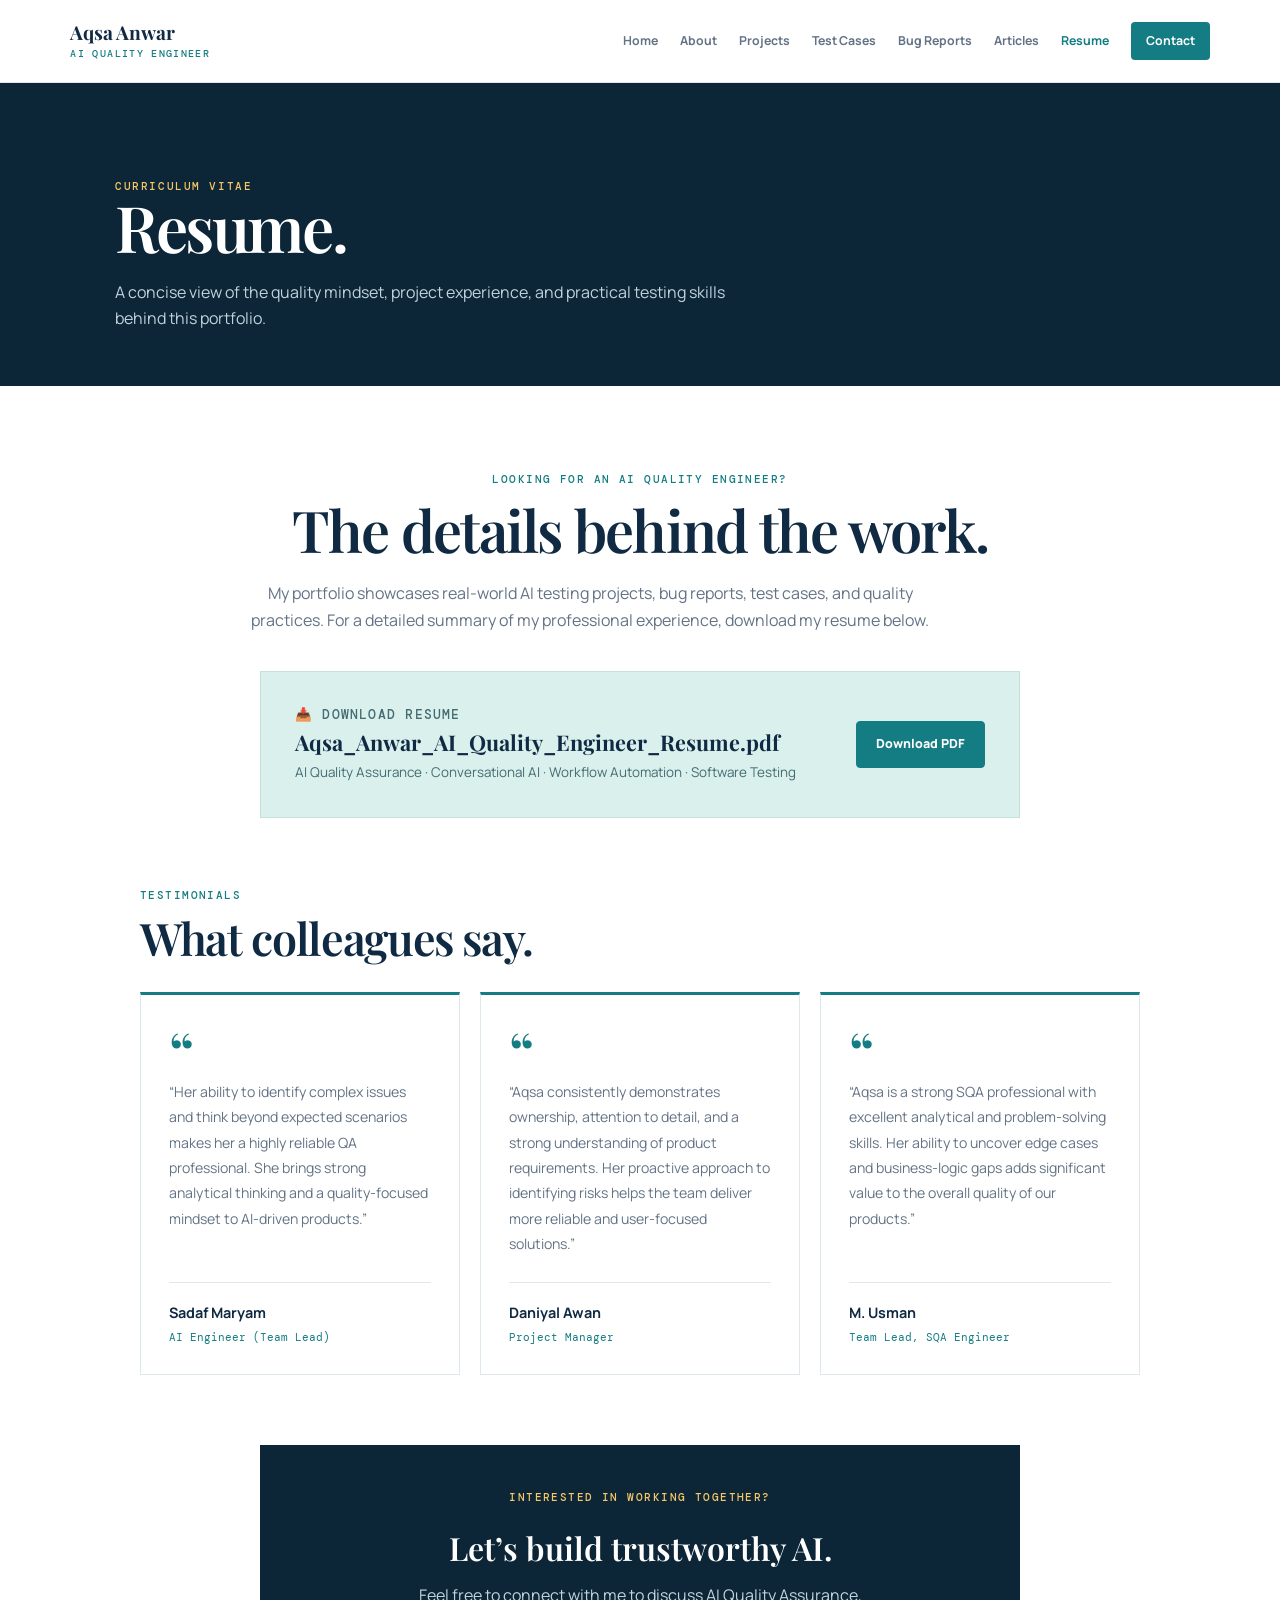
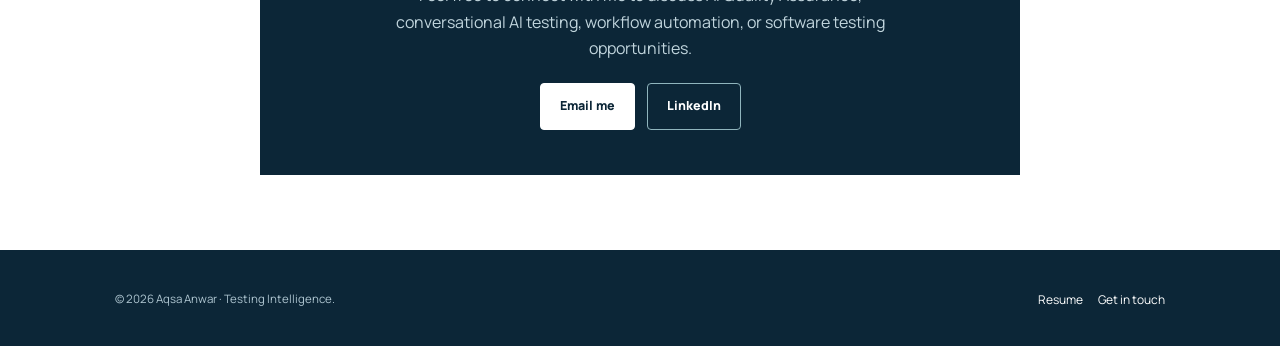
<file: resume.html>
<!doctype html><html lang="en"><head><meta charset="utf-8"><meta name="viewport" content="width=device-width,initial-scale=1"><title>Resume | Aqsa Anwar</title><link rel="stylesheet" href="styles.css"></head><body><div class="site-shell"><header class="site-header"><a class="brand" href="index.html">Aqsa Anwar<span>AI Quality Engineer</span></a><button class="menu-toggle" aria-label="Open menu">☰</button><nav class="nav-links"><a href="index.html">Home</a><a href="about.html">About</a><a href="projects.html">Projects</a><a href="test-cases.html">Test Cases</a><a href="bug-reports.html">Bug Reports</a><a href="articles.html">Articles</a><a class="active" href="resume.html">Resume</a><a class="nav-contact" href="contact.html">Contact</a></nav></header><main><section class="page-hero"><p class="eyebrow">Curriculum vitae</p><h1>Resume.</h1><p>A concise view of the quality mindset, project experience, and practical testing skills behind this portfolio.</p></section><section class="content"><div class="resume-intro"><p class="section-label">Looking for an AI Quality Engineer?</p><h2 class="section-title">The details behind the work.</h2><p class="section-lead">My portfolio showcases real-world AI testing projects, bug reports, test cases, and quality practices. For a detailed summary of my professional experience, download my resume below.</p></div><div class="resume-download"><div><p class="file-mark">📥 DOWNLOAD RESUME</p><h3>Aqsa_Anwar_AI_Quality_Engineer_Resume.pdf</h3><p>AI Quality Assurance · Conversational AI · Workflow Automation · Software Testing</p></div><a class="button" href="Aqsa_Anwar_AI_Quality_Engineer_Resume.pdf" target="_blank" rel="noopener">Download PDF</a></div><section class="resume-testimonials" aria-labelledby="testimonials-title"><p class="section-label">Testimonials</p><h2 id="testimonials-title" class="section-title">What colleagues say.</h2><div class="testimonial-grid"><figure class="testimonial-card"><blockquote>“Her ability to identify complex issues and think beyond expected scenarios makes her a highly reliable QA professional. She brings strong analytical thinking and a quality-focused mindset to AI-driven products.”</blockquote><figcaption><strong>Sadaf Maryam</strong><span>AI Engineer (Team Lead)</span></figcaption></figure><figure class="testimonial-card"><blockquote>“Aqsa consistently demonstrates ownership, attention to detail, and a strong understanding of product requirements. Her proactive approach to identifying risks helps the team deliver more reliable and user-focused solutions.”</blockquote><figcaption><strong>Daniyal Awan</strong><span>Project Manager</span></figcaption></figure><figure class="testimonial-card"><blockquote>“Aqsa is a strong SQA professional with excellent analytical and problem-solving skills. Her ability to uncover edge cases and business-logic gaps adds significant value to the overall quality of our products.”</blockquote><figcaption><strong>M. Usman</strong><span>Team Lead, SQA Engineer</span></figcaption></figure></div></section><section class="collaborate"><p class="section-label" style="color:#f5c766">Interested in working together?</p><h2>Let’s build trustworthy AI.</h2><p>Feel free to connect with me to discuss AI Quality Assurance, conversational AI testing, workflow automation, or software testing opportunities.</p><div class="button-row"><a class="button light" href="mailto:aqsaparveen.edu@gmail.com">Email me</a><a class="button outline-light" href="https://www.linkedin.com/in/aqsa-anwar-596003235" target="_blank" rel="noopener">LinkedIn</a></div></section></section></main><footer class="site-footer"><p>© 2026 Aqsa Anwar · Testing Intelligence.</p><div><a href="resume.html">Resume</a><a href="contact.html">Get in touch</a></div></footer></div><script src="script.js"></script></body></html>
</file>
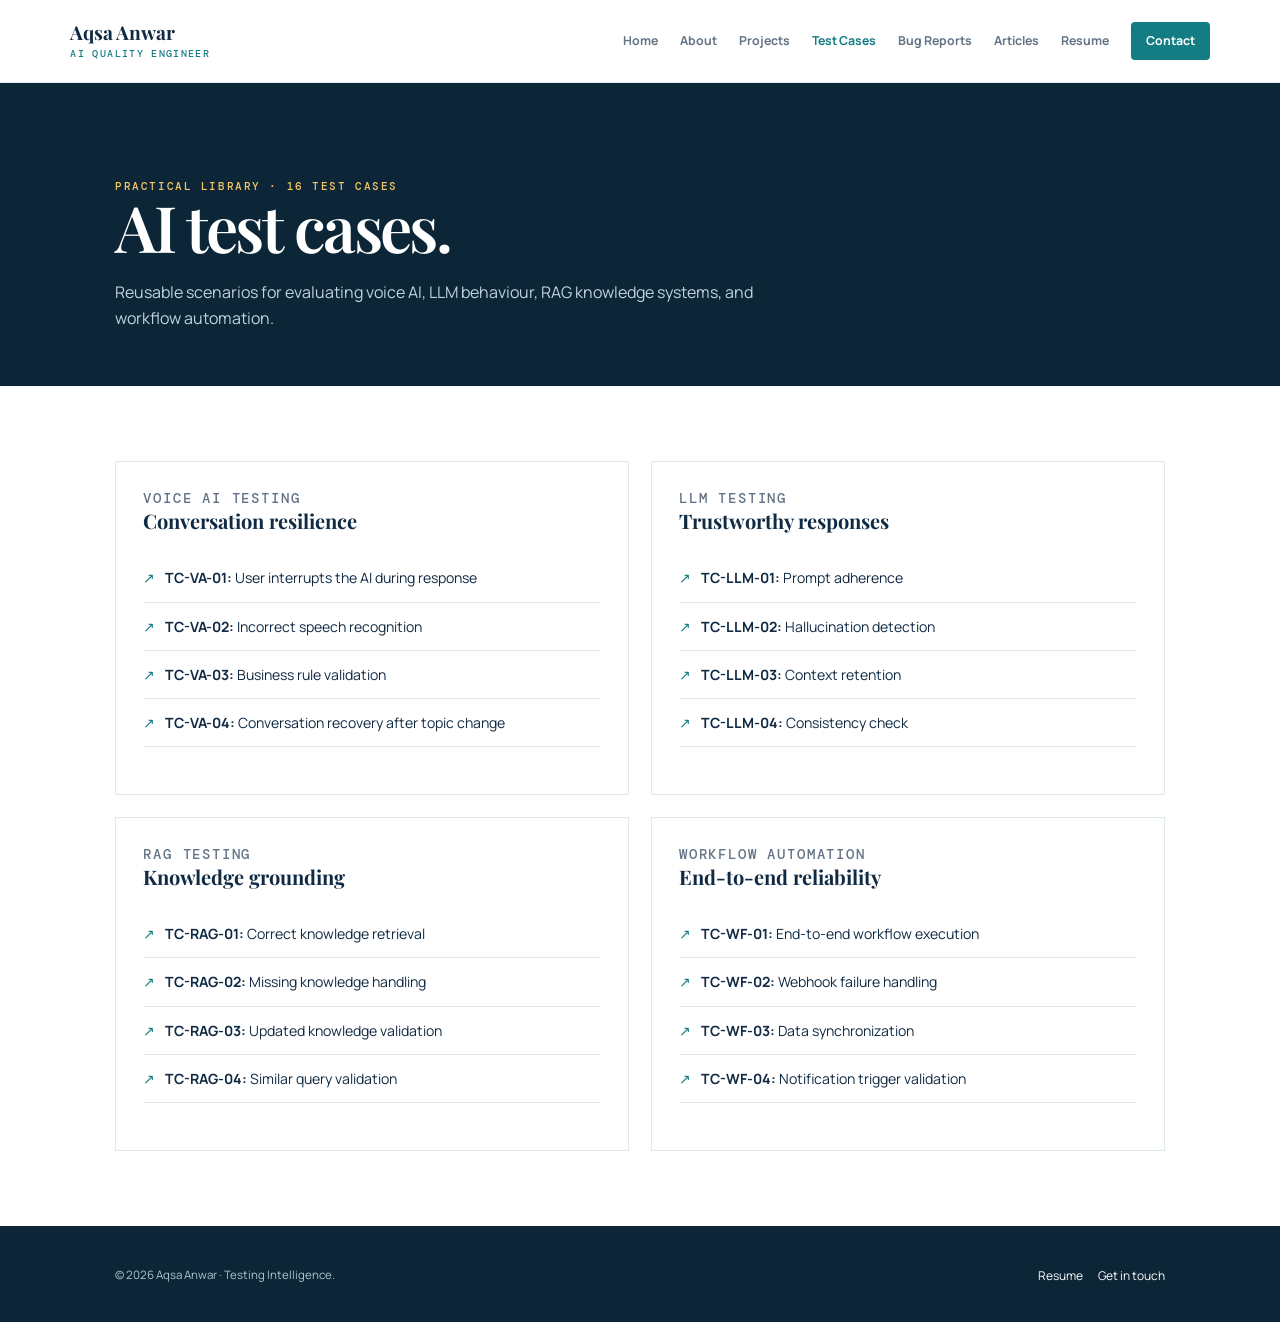
<file: test-cases.html>
<!doctype html><html lang="en"><head><meta charset="utf-8"><meta name="viewport" content="width=device-width,initial-scale=1"><title>AI Test Cases | Aqsa Anwar</title><link rel="stylesheet" href="styles.css"></head><body><div class="site-shell"><header class="site-header"><a class="brand" href="index.html">Aqsa Anwar<span>AI Quality Engineer</span></a><button class="menu-toggle">☰</button><nav class="nav-links"><a href="index.html">Home</a><a href="about.html">About</a><a href="projects.html">Projects</a><a class="active" href="test-cases.html">Test Cases</a><a href="bug-reports.html">Bug Reports</a><a href="articles.html">Articles</a><a href="resume.html">Resume</a><a class="nav-contact" href="contact.html">Contact</a></nav></header><main><section class="page-hero"><p class="eyebrow">Practical library · 16 test cases</p><h1>AI test cases.</h1><p>Reusable scenarios for evaluating voice AI, LLM behaviour, RAG knowledge systems, and workflow automation.</p></section><section class="content"><div class="grid two"><article class="card"><p class="section-label">Voice AI testing</p><h3>Conversation resilience</h3><ul class="list"><li><b>TC-VA-01:</b> User interrupts the AI during response</li><li><b>TC-VA-02:</b> Incorrect speech recognition</li><li><b>TC-VA-03:</b> Business rule validation</li><li><b>TC-VA-04:</b> Conversation recovery after topic change</li></ul></article><article class="card"><p class="section-label">LLM testing</p><h3>Trustworthy responses</h3><ul class="list"><li><b>TC-LLM-01:</b> Prompt adherence</li><li><b>TC-LLM-02:</b> Hallucination detection</li><li><b>TC-LLM-03:</b> Context retention</li><li><b>TC-LLM-04:</b> Consistency check</li></ul></article><article class="card"><p class="section-label">RAG testing</p><h3>Knowledge grounding</h3><ul class="list"><li><b>TC-RAG-01:</b> Correct knowledge retrieval</li><li><b>TC-RAG-02:</b> Missing knowledge handling</li><li><b>TC-RAG-03:</b> Updated knowledge validation</li><li><b>TC-RAG-04:</b> Similar query validation</li></ul></article><article class="card"><p class="section-label">Workflow automation</p><h3>End-to-end reliability</h3><ul class="list"><li><b>TC-WF-01:</b> End-to-end workflow execution</li><li><b>TC-WF-02:</b> Webhook failure handling</li><li><b>TC-WF-03:</b> Data synchronization</li><li><b>TC-WF-04:</b> Notification trigger validation</li></ul></article></div></section></main><footer class="site-footer"><p>© 2026 Aqsa Anwar · Testing Intelligence.</p><div><a href="resume.html">Resume</a><a href="contact.html">Get in touch</a></div></footer></div><script src="script.js"></script></body></html>
</file>
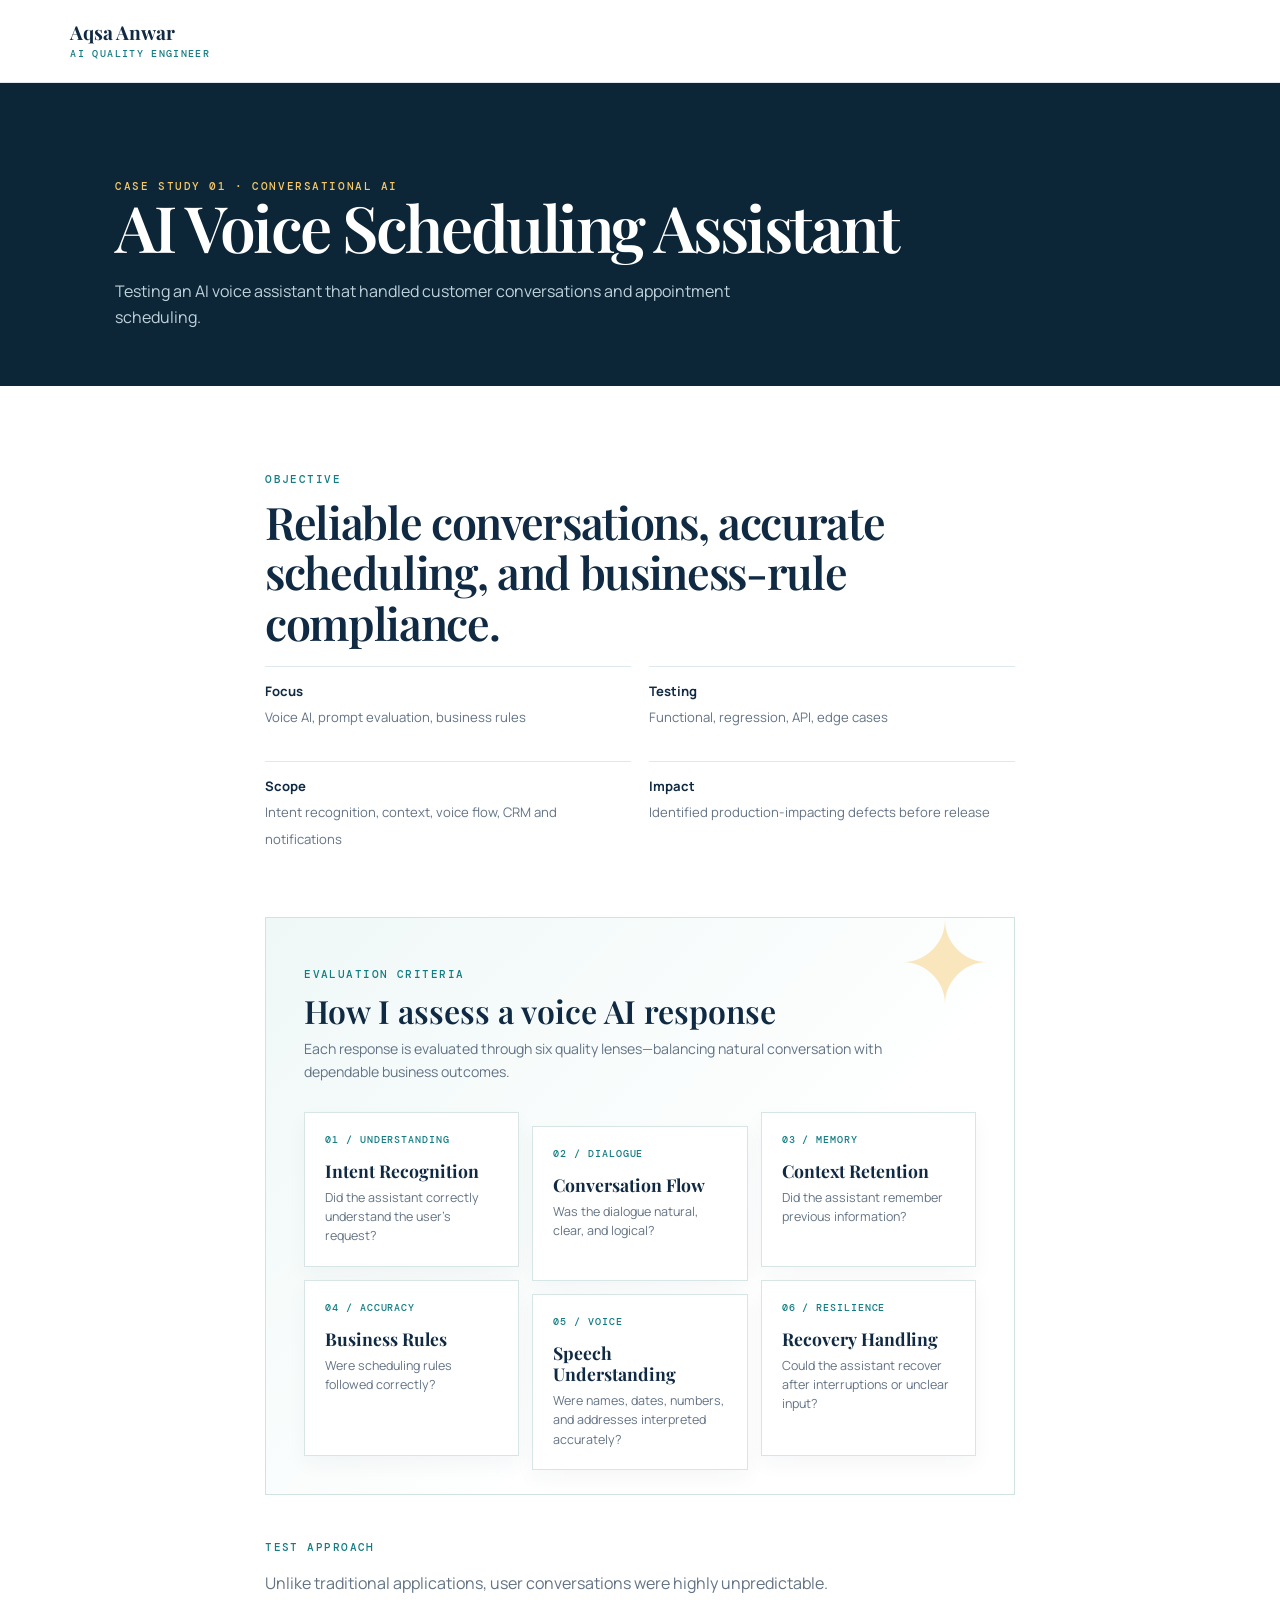
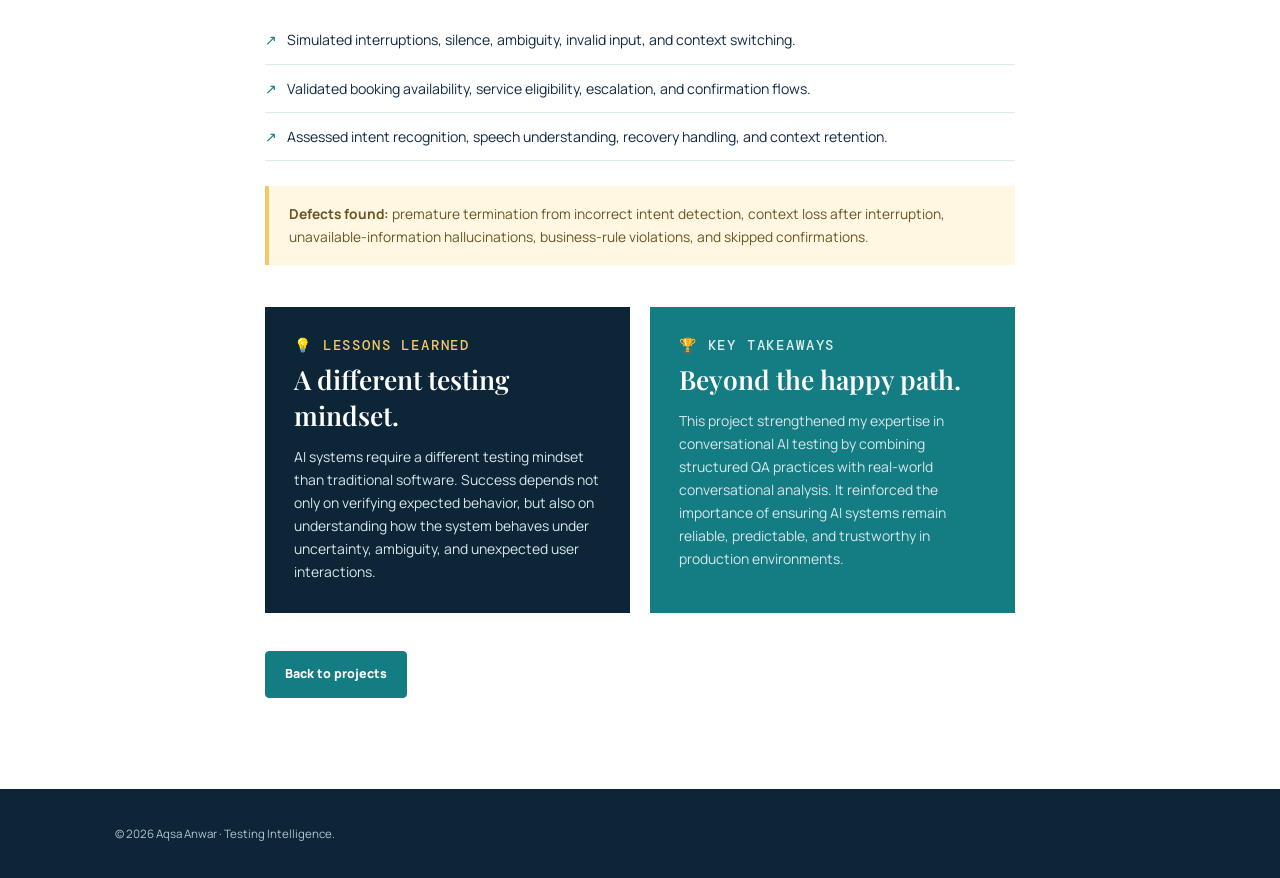
<file: voice-assistant.html>
<!doctype html><html lang="en"><head><meta charset="utf-8"><meta name="viewport" content="width=device-width,initial-scale=1"><title>Voice AI Testing | Aqsa Anwar</title><link rel="stylesheet" href="styles.css"></head><body><div class="site-shell"><header class="site-header"><a class="brand" href="index.html">Aqsa Anwar<span>AI Quality Engineer</span></a></header><main><section class="page-hero"><p class="eyebrow">Case study 01 · Conversational AI</p><h1>AI Voice Scheduling Assistant</h1><p>Testing an AI voice assistant that handled customer conversations and appointment scheduling.</p></section><section class="content narrow"><p class="section-label">Objective</p><h2 class="section-title">Reliable conversations, accurate scheduling, and business-rule compliance.</h2><div class="case-grid"><div><strong>Focus</strong><span>Voice AI, prompt evaluation, business rules</span></div><div><strong>Testing</strong><span>Functional, regression, API, edge cases</span></div><div><strong>Scope</strong><span>Intent recognition, context, voice flow, CRM and notifications</span></div><div><strong>Impact</strong><span>Identified production-impacting defects before release</span></div></div><section class="criteria-showcase"><header><p class="section-label">Evaluation criteria</p><h2>How I assess a voice AI response</h2><p>Each response is evaluated through six quality lenses—balancing natural conversation with dependable business outcomes.</p></header><div class="criteria-cards"><article class="criterion-card"><span class="criterion-number">01 / UNDERSTANDING</span><h3>Intent Recognition</h3><p>Did the assistant correctly understand the user’s request?</p></article><article class="criterion-card"><span class="criterion-number">02 / DIALOGUE</span><h3>Conversation Flow</h3><p>Was the dialogue natural, clear, and logical?</p></article><article class="criterion-card"><span class="criterion-number">03 / MEMORY</span><h3>Context Retention</h3><p>Did the assistant remember previous information?</p></article><article class="criterion-card"><span class="criterion-number">04 / ACCURACY</span><h3>Business Rules</h3><p>Were scheduling rules followed correctly?</p></article><article class="criterion-card"><span class="criterion-number">05 / VOICE</span><h3>Speech Understanding</h3><p>Were names, dates, numbers, and addresses interpreted accurately?</p></article><article class="criterion-card"><span class="criterion-number">06 / RESILIENCE</span><h3>Recovery Handling</h3><p>Could the assistant recover after interruptions or unclear input?</p></article></div></section><section style="margin-top:45px"><p class="section-label">Test approach</p><p class="section-lead" style="margin-bottom:16px">Unlike traditional applications, user conversations were highly unpredictable.</p><ul class="list"><li>Simulated interruptions, silence, ambiguity, invalid input, and context switching.</li><li>Validated booking availability, service eligibility, escalation, and confirmation flows.</li><li>Assessed intent recognition, speech understanding, recovery handling, and context retention.</li></ul></section><div class="notice"><b>Defects found:</b> premature termination from incorrect intent detection, context loss after interruption, unavailable-information hallucinations, business-rule violations, and skipped confirmations.</div><section class="insight-grid"><article><p class="section-label" style="color:#f5c766">💡 Lessons learned</p><h2>A different testing mindset.</h2><p>AI systems require a different testing mindset than traditional software. Success depends not only on verifying expected behavior, but also on understanding how the system behaves under uncertainty, ambiguity, and unexpected user interactions.</p></article><article><p class="section-label" style="color:#d9f0ed">🏆 Key takeaways</p><h2>Beyond the happy path.</h2><p>This project strengthened my expertise in conversational AI testing by combining structured QA practices with real-world conversational analysis. It reinforced the importance of ensuring AI systems remain reliable, predictable, and trustworthy in production environments.</p></article></section><p style="margin-top:38px"><a class="button" href="projects.html">Back to projects</a></p></section></main><footer class="site-footer"><p>© 2026 Aqsa Anwar · Testing Intelligence.</p></footer></div></body></html>
</file>
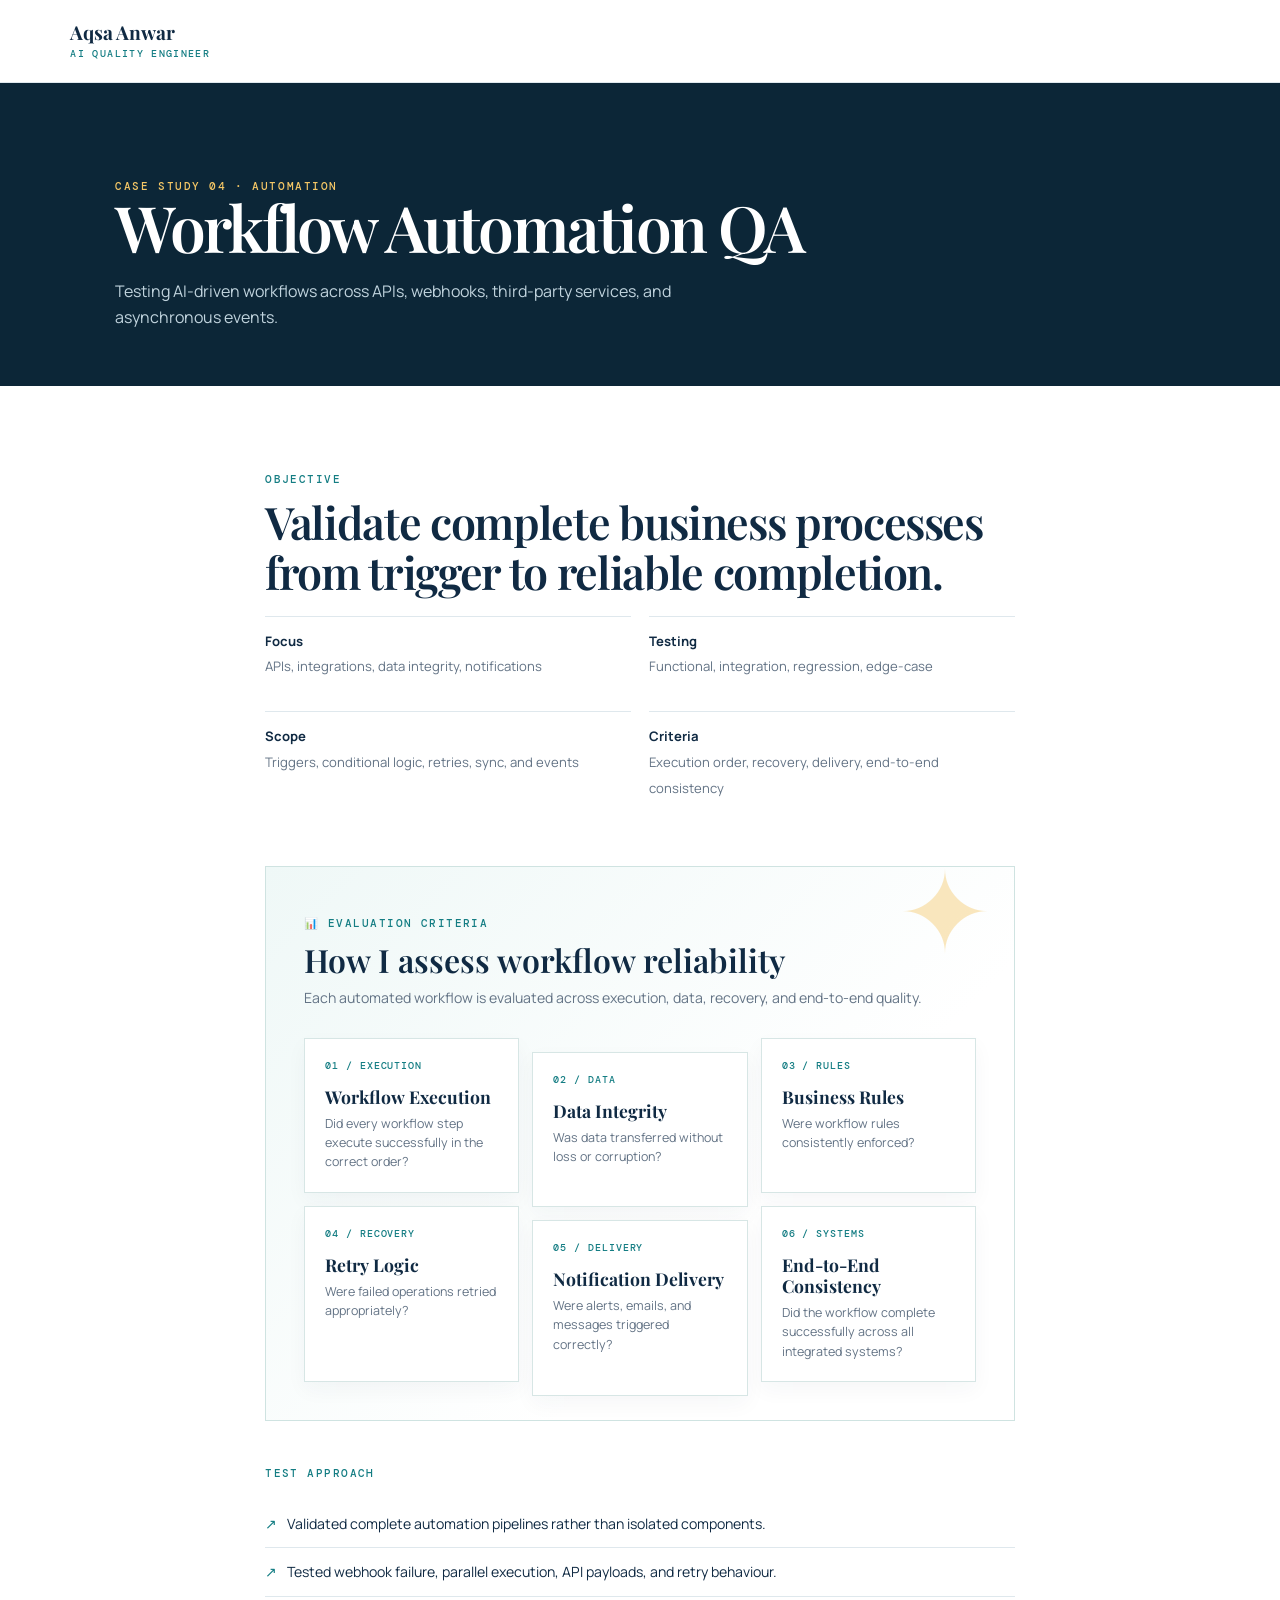
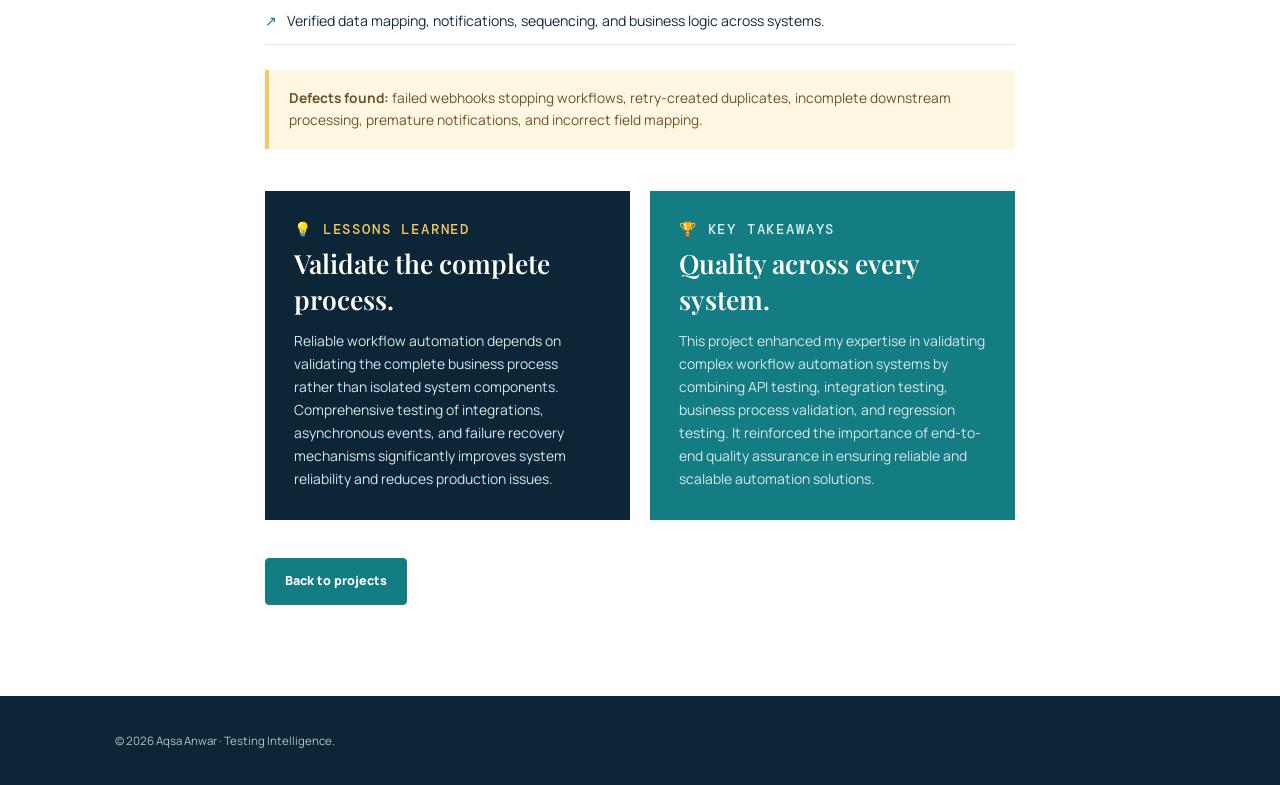
<file: workflow-qa.html>
<!doctype html><html lang="en"><head><meta charset="utf-8"><meta name="viewport" content="width=device-width,initial-scale=1"><title>Workflow Automation QA | Aqsa Anwar</title><link rel="stylesheet" href="styles.css"></head><body><div class="site-shell"><header class="site-header"><a class="brand" href="index.html">Aqsa Anwar<span>AI Quality Engineer</span></a></header><main><section class="page-hero"><p class="eyebrow">Case study 04 · Automation</p><h1>Workflow Automation QA</h1><p>Testing AI-driven workflows across APIs, webhooks, third-party services, and asynchronous events.</p></section><section class="content narrow"><p class="section-label">Objective</p><h2 class="section-title">Validate complete business processes from trigger to reliable completion.</h2><div class="case-grid"><div><strong>Focus</strong><span>APIs, integrations, data integrity, notifications</span></div><div><strong>Testing</strong><span>Functional, integration, regression, edge-case</span></div><div><strong>Scope</strong><span>Triggers, conditional logic, retries, sync, and events</span></div><div><strong>Criteria</strong><span>Execution order, recovery, delivery, end-to-end consistency</span></div></div><section class="criteria-showcase"><header><p class="section-label">📊 Evaluation criteria</p><h2>How I assess workflow reliability</h2><p>Each automated workflow is evaluated across execution, data, recovery, and end-to-end quality.</p></header><div class="criteria-cards"><article class="criterion-card"><span class="criterion-number">01 / EXECUTION</span><h3>Workflow Execution</h3><p>Did every workflow step execute successfully in the correct order?</p></article><article class="criterion-card"><span class="criterion-number">02 / DATA</span><h3>Data Integrity</h3><p>Was data transferred without loss or corruption?</p></article><article class="criterion-card"><span class="criterion-number">03 / RULES</span><h3>Business Rules</h3><p>Were workflow rules consistently enforced?</p></article><article class="criterion-card"><span class="criterion-number">04 / RECOVERY</span><h3>Retry Logic</h3><p>Were failed operations retried appropriately?</p></article><article class="criterion-card"><span class="criterion-number">05 / DELIVERY</span><h3>Notification Delivery</h3><p>Were alerts, emails, and messages triggered correctly?</p></article><article class="criterion-card"><span class="criterion-number">06 / SYSTEMS</span><h3>End-to-End Consistency</h3><p>Did the workflow complete successfully across all integrated systems?</p></article></div></section><section style="margin-top:45px"><p class="section-label">Test approach</p><ul class="list"><li>Validated complete automation pipelines rather than isolated components.</li><li>Tested webhook failure, parallel execution, API payloads, and retry behaviour.</li><li>Verified data mapping, notifications, sequencing, and business logic across systems.</li></ul></section><div class="notice"><b>Defects found:</b> failed webhooks stopping workflows, retry-created duplicates, incomplete downstream processing, premature notifications, and incorrect field mapping.</div><section class="insight-grid"><article><p class="section-label" style="color:#f5c766">💡 Lessons learned</p><h2>Validate the complete process.</h2><p>Reliable workflow automation depends on validating the complete business process rather than isolated system components. Comprehensive testing of integrations, asynchronous events, and failure recovery mechanisms significantly improves system reliability and reduces production issues.</p></article><article><p class="section-label" style="color:#d9f0ed">🏆 Key takeaways</p><h2>Quality across every system.</h2><p>This project enhanced my expertise in validating complex workflow automation systems by combining API testing, integration testing, business process validation, and regression testing. It reinforced the importance of end-to-end quality assurance in ensuring reliable and scalable automation solutions.</p></article></section><p style="margin-top:38px"><a class="button" href="projects.html">Back to projects</a></p></section></main><footer class="site-footer"><p>© 2026 Aqsa Anwar · Testing Intelligence.</p></footer></div></body></html>
</file>
<file: styles.css>
@import url('https://fonts.googleapis.com/css2?family=DM+Mono:wght@400;500&family=Manrope:wght@400;500;600;700;800&family=Playfair+Display:ital,wght@0,600;0,700;1,600&display=swap');

:root { --ink:#102a43; --muted:#637385; --paper:#f8fafb; --white:#fff; --line:#dfe8ed; --teal:#147d83; --teal-dark:#0d5f65; --mint:#d9f0ed; --gold:#f5c766; --coral:#f18c75; --navy:#0c2637; --shadow:0 18px 50px rgba(16,42,67,.10); }
*{box-sizing:border-box} html{scroll-behavior:smooth} body{margin:0;background:var(--paper);color:var(--ink);font-family:Manrope,Arial,sans-serif;line-height:1.65}.site-shell{max-width:1440px;margin:auto;min-height:100vh;background:var(--white);box-shadow:0 0 0 1px rgba(16,42,67,.04)}
.site-header{padding:22px 5.5%;display:flex;align-items:center;justify-content:space-between;border-bottom:1px solid var(--line);position:relative;background:rgba(255,255,255,.95);z-index:5}.brand{color:var(--ink);font-family:'Playfair Display',serif;font-size:1.2rem;font-weight:700;text-decoration:none;line-height:1.1}.brand span{display:block;color:var(--teal);font-family:'DM Mono',monospace;font-size:.65rem;font-weight:500;letter-spacing:.13em;text-transform:uppercase;margin-top:5px}.nav-links{display:flex;align-items:center;gap:22px}.nav-links a{color:var(--muted);font-size:.77rem;font-weight:700;text-decoration:none}.nav-links a:hover,.nav-links a.active{color:var(--teal)}.nav-links .nav-contact{color:var(--white);background:var(--teal);padding:9px 15px;border-radius:4px}.menu-toggle{display:none;background:none;border:0;font-size:1.35rem;color:var(--ink)}
.hero{min-height:650px;padding:90px 9%;display:grid;grid-template-columns:1.1fr .9fr;align-items:center;gap:65px;background:linear-gradient(110deg,#fff 0%,#fff 61%,#e9f5f3 61%);overflow:hidden}.eyebrow{margin:0 0 18px;color:var(--teal);font:500 .7rem 'DM Mono',monospace;letter-spacing:.14em;text-transform:uppercase}.hero h1{font-family:'Playfair Display',serif;font-size:clamp(3.3rem,6vw,5.9rem);line-height:.98;letter-spacing:-.05em;margin:0 0 25px;max-width:680px}.hero h1 em{color:var(--teal);font-weight:600}.hero-text{font-size:1.07rem;max-width:530px;color:var(--muted);margin:0 0 34px}.hero-actions{display:flex;flex-wrap:wrap;gap:13px}.button{display:inline-block;background:var(--teal);border:1px solid var(--teal);border-radius:4px;color:#fff;padding:12px 19px;text-decoration:none;font-size:.78rem;font-weight:800}.button:hover{background:var(--teal-dark);border-color:var(--teal-dark)}.button.secondary{background:transparent;color:var(--ink);border-color:#b7c9d1}.button.secondary:hover{background:#edf4f5}.hero-art{position:relative;min-height:400px;display:grid;place-items:center}.testing-orbit{position:relative;width:340px;height:340px;border:1px dashed #94c8c4;border-radius:50%;display:grid;place-items:center}.testing-core{width:185px;height:185px;border-radius:50%;background:var(--navy);color:#fff;text-align:center;display:grid;place-content:center;box-shadow:20px 20px 0 var(--gold)}.testing-core b{font:600 1.35rem 'Playfair Display',serif}.testing-core span{font:.63rem 'DM Mono',monospace;text-transform:uppercase;letter-spacing:.11em;margin-top:7px}.orbital-chip{position:absolute;background:#fff;box-shadow:var(--shadow);border-radius:4px;padding:9px 12px;font:500 .62rem 'DM Mono',monospace;color:var(--teal);text-transform:uppercase;letter-spacing:.08em}.chip-1{top:7px;left:4px}.chip-2{right:-32px;top:145px}.chip-3{bottom:12px;left:15px}.dot{width:14px;height:14px;border-radius:50%;background:var(--coral);position:absolute;bottom:30px;right:5px}
.trust-strip{display:grid;grid-template-columns:1.2fr repeat(3,1fr);border-top:1px solid var(--line);border-bottom:1px solid var(--line)}.trust-strip div{padding:26px 9%;border-right:1px solid var(--line)}.trust-strip div:last-child{border:0}.trust-strip strong{display:block;font:600 1.05rem 'Playfair Display',serif}.trust-strip span{color:var(--muted);font-size:.72rem}.trust-intro{background:#f1f7f7;color:var(--teal);font:500 .7rem 'DM Mono',monospace!important;letter-spacing:.1em;text-transform:uppercase;display:grid;align-content:center}
.page-hero{padding:78px 9% 55px;background:var(--navy);color:#fff}.page-hero .eyebrow{color:var(--gold)}.page-hero h1{font:600 clamp(2.7rem,5vw,4.7rem)/1.05 'Playfair Display',serif;margin:0;letter-spacing:-.04em}.page-hero p{max-width:650px;margin:18px 0 0;color:#c0d3dd}.content{padding:75px 9%}.content.narrow{max-width:980px;margin:auto}.section-label{color:var(--teal);font:500 .69rem 'DM Mono',monospace;letter-spacing:.13em;text-transform:uppercase}.section-title{font:600 clamp(2rem,3.5vw,3rem)/1.13 'Playfair Display',serif;letter-spacing:-.03em;margin:10px 0 18px}.section-lead{max-width:680px;color:var(--muted);margin-bottom:35px}.grid{display:grid;gap:22px}.grid.two{grid-template-columns:repeat(2,1fr)}.grid.three{grid-template-columns:repeat(3,1fr)}.card{border:1px solid var(--line);background:#fff;padding:27px;transition:.2s}.card:hover{box-shadow:var(--shadow);transform:translateY(-3px)}.card-icon{font-size:1.45rem;margin-bottom:14px}.card h3{font:700 1.25rem 'Playfair Display',serif;margin:0 0 9px}.card p{margin:0;color:var(--muted);font-size:.88rem}.tag{display:inline-block;margin-top:17px;color:var(--teal);background:var(--mint);padding:4px 7px;font:500 .62rem 'DM Mono',monospace;letter-spacing:.06em}.feature-block{display:grid;grid-template-columns:1fr 1fr;margin:30px 0 0;border:1px solid var(--line)}.feature-block>div{padding:46px}.feature-block .feature-color{background:var(--mint)}.feature-block h2{font:600 2.1rem/1.18 'Playfair Display',serif;margin:10px 0}.feature-block p{color:var(--muted)}.list{list-style:none;padding:0;margin:20px 0}.list li{padding:12px 0;border-bottom:1px solid var(--line);font-size:.88rem}.list li:before{content:'↗';color:var(--teal);margin-right:10px}.article-card{padding:0;overflow:hidden}.article-top{height:9px;background:var(--teal)}.article-card:nth-child(2) .article-top{background:var(--coral)}.article-card:nth-child(3) .article-top{background:var(--gold)}.article-body{padding:25px}.article-meta{color:var(--teal);font:500 .65rem 'DM Mono',monospace;text-transform:uppercase;letter-spacing:.08em}.article-card h3{font:700 1.4rem/1.25 'Playfair Display',serif;margin:14px 0}.article-card a,.text-link{color:var(--teal);font-size:.76rem;font-weight:800;text-decoration:none}.resume-layout{display:grid;grid-template-columns:260px 1fr;gap:56px}.resume-sidebar{border-right:1px solid var(--line)}.resume-sidebar h3{font:500 .68rem 'DM Mono',monospace;color:var(--teal);letter-spacing:.1em;text-transform:uppercase;margin:0 0 12px}.resume-sidebar p{font-size:.84rem;margin:0 0 30px;color:var(--muted)}.timeline{border-left:1px solid #b6d5d1;padding-left:28px}.timeline-item{position:relative;padding:0 0 34px}.timeline-item:before{content:'';position:absolute;width:10px;height:10px;border:2px solid var(--teal);border-radius:50%;background:#fff;left:-35px;top:7px}.timeline-item h3{font:700 1.2rem 'Playfair Display',serif;margin:0}.timeline-item small{color:var(--teal);font:500 .67rem 'DM Mono',monospace}.timeline-item p{color:var(--muted);font-size:.87rem;margin-bottom:0}.contact-box{display:grid;grid-template-columns:1fr 1fr;gap:30px;background:var(--mint);padding:48px}.contact-box h2{font:600 2.5rem/1.12 'Playfair Display',serif;margin:0 0 15px}.contact-box p{color:#3d656c}.contact-form{display:grid;gap:13px}.contact-form input,.contact-form textarea{width:100%;border:1px solid #bad8d4;background:#fff;padding:12px;font:inherit;font-size:.82rem}.contact-form textarea{min-height:120px;resize:vertical}.contact-form button{justify-self:start;cursor:pointer}
.site-footer{padding:35px 9%;background:var(--navy);color:#fff;display:flex;justify-content:space-between;gap:20px;align-items:center}.site-footer p{margin:0;color:#aec5d0;font-size:.72rem}.site-footer a{color:#fff;text-decoration:none;font-size:.75rem;margin-left:15px}
.case-grid{display:grid;grid-template-columns:repeat(2,1fr);gap:18px}.case-grid div{border-top:1px solid var(--line);padding:14px 0}.case-grid strong{display:block;font-size:.82rem}.case-grid span{font-size:.82rem;color:var(--muted)}.notice{background:#fff7e2;border-left:4px solid var(--gold);padding:17px 20px;color:#6a5424;font-size:.86rem;margin:25px 0}.project-nav{display:flex;flex-wrap:wrap;gap:9px;margin-top:24px}.project-nav a{padding:7px 9px;border:1px solid #a8ccc8;color:var(--teal);font:500 .63rem 'DM Mono',monospace;text-decoration:none}.project-nav a:hover{background:var(--mint)}
@media(max-width:760px){.case-grid{grid-template-columns:1fr}}
.what-i-do{background:#f1f7f7}.service-card{position:relative;padding:30px 26px 28px;border:1px solid var(--line);background:#fff}.service-number{color:var(--teal);font:500 .67rem 'DM Mono',monospace;letter-spacing:.1em}.service-card h3{font:700 1.35rem 'Playfair Display',serif;margin:20px 0 9px}.service-card p{margin:0;color:var(--muted);font-size:.87rem}.expertise{background:var(--navy);color:#fff}.expertise .section-label{color:var(--gold)}.expertise .section-title{max-width:590px}.expertise .section-lead{color:#c0d3dd}.expertise-tags{display:flex;flex-wrap:wrap;gap:10px;margin-top:28px}.expertise-tags span{padding:8px 11px;border:1px solid #456070;color:#d9e8ee;font:500 .69rem 'DM Mono',monospace;letter-spacing:.03em}.home-connect{display:grid;grid-template-columns:1fr 1fr;border:1px solid var(--line)}.home-connect>div{padding:44px}.home-connect>div:last-child{background:var(--mint)}.connect-list{list-style:none;padding:0;margin:20px 0 0}.connect-list li{padding:10px 0;border-bottom:1px solid #b9d7d3;font-size:.88rem}.connect-list a{color:var(--teal);font-weight:800;text-decoration:none}@media(max-width:760px){.home-connect{grid-template-columns:1fr}.home-connect>div{padding:30px}}
.difference-panel{display:grid;grid-template-columns:.9fr 1.1fr;border:1px solid var(--line);margin-top:70px}.difference-intro{background:var(--navy);color:#fff;padding:47px}.difference-intro .section-label{color:var(--gold)}.difference-intro h2{font:600 2.35rem/1.13 'Playfair Display',serif;margin:12px 0}.difference-intro p{color:#bfd2db}.difference-list{padding:32px 42px;display:grid;grid-template-columns:1fr 1fr;gap:0 30px;align-content:center}.difference-list div{padding:13px 0;border-bottom:1px solid var(--line);color:var(--ink);font-size:.87rem}.difference-list div:before{content:'✦';color:var(--teal);margin-right:9px}.approach{margin-top:70px;display:grid;grid-template-columns:1fr .9fr;gap:54px;align-items:start}.approach-questions{border-left:3px solid var(--teal);padding:4px 0 4px 26px}.approach-questions p{margin:0;padding:10px 0;border-bottom:1px solid var(--line);font:600 1rem 'Playfair Display',serif}.mission{margin-top:70px;background:var(--mint);padding:65px 9%;text-align:center}.mission blockquote{max-width:850px;margin:14px auto;font:600 clamp(1.7rem,3vw,2.7rem)/1.25 'Playfair Display',serif;letter-spacing:-.03em}.mission p{max-width:640px;margin:22px auto;color:#416870}.mission cite{display:block;margin-top:30px;color:var(--teal);font:500 .76rem 'DM Mono',monospace;font-style:normal;letter-spacing:.04em}@media(max-width:760px){.difference-panel,.approach,.difference-list{grid-template-columns:1fr}.difference-intro,.difference-list{padding:30px}.approach{gap:30px}.mission{padding:45px 7%}}
.criteria{margin-top:52px;border:1px solid var(--line);background:#fff}.criteria-heading{padding:28px 30px 16px;background:#f1f7f7}.criteria-heading h2{margin:4px 0;font:600 1.75rem 'Playfair Display',serif}.criteria-heading p{margin:0;color:var(--muted);font-size:.86rem}.criteria table{width:100%;border-collapse:collapse;font-size:.85rem}.criteria th{text-align:left;background:#e4f1ef;color:var(--teal);font:500 .67rem 'DM Mono',monospace;letter-spacing:.08em;text-transform:uppercase}.criteria th,.criteria td{padding:14px 20px;border-bottom:1px solid var(--line);vertical-align:top}.criteria td:first-child{width:34%;font-weight:800;color:var(--ink)}.test-approach{margin-top:42px;padding:23px 27px;border-left:4px solid var(--teal);background:#f1f7f7}.test-approach strong{display:block;color:var(--teal);font:500 .69rem 'DM Mono',monospace;letter-spacing:.1em;text-transform:uppercase;margin-bottom:7px}.test-approach p{margin:0;color:#345c65}.insight-grid{display:grid;grid-template-columns:1fr 1fr;gap:20px;margin-top:42px}.insight-grid article{padding:29px;background:var(--navy);color:#fff}.insight-grid article:last-child{background:var(--teal)}.insight-grid h2{font:600 1.65rem 'Playfair Display',serif;margin:7px 0 13px}.insight-grid p{margin:0;color:#d7e7eb;font-size:.87rem}@media(max-width:760px){.criteria{overflow-x:auto}.criteria table{min-width:580px}.insight-grid{grid-template-columns:1fr}}
.criteria-showcase{margin-top:52px;position:relative;padding:38px;background:linear-gradient(135deg,#eff8f7 0%,#fff 65%);border:1px solid #cfe3e1;overflow:hidden}.criteria-showcase:after{content:'✦';position:absolute;right:22px;top:-36px;color:var(--gold);font:7rem 'Playfair Display',serif;opacity:.42}.criteria-showcase header{position:relative;z-index:1;max-width:620px}.criteria-showcase h2{font:600 2rem/1.16 'Playfair Display',serif;margin:8px 0}.criteria-showcase header>p:last-child{margin:0;color:var(--muted);font-size:.88rem}.criteria-cards{position:relative;z-index:1;display:grid;grid-template-columns:repeat(3,1fr);gap:13px;margin-top:28px}.criterion-card{background:#fff;border:1px solid #d7e6e5;padding:20px;min-height:142px;box-shadow:0 8px 20px rgba(16,42,67,.04)}.criterion-card:nth-child(2),.criterion-card:nth-child(5){transform:translateY(14px)}.criterion-number{display:block;color:var(--teal);font:500 .64rem 'DM Mono',monospace;letter-spacing:.09em}.criterion-card h3{font:700 1.1rem/1.2 'Playfair Display',serif;margin:14px 0 7px}.criterion-card p{margin:0;color:var(--muted);font-size:.78rem;line-height:1.55}@media(max-width:760px){.criteria-showcase{padding:30px 22px}.criteria-cards{grid-template-columns:1fr}.criterion-card:nth-child(2),.criterion-card:nth-child(5){transform:none}}
.resume-intro{max-width:780px;margin:auto;text-align:center}.resume-intro .section-title{font-size:clamp(2.2rem,4.5vw,3.7rem)}.resume-download{max-width:760px;margin:38px auto 0;padding:34px;background:var(--mint);border:1px solid #c6e1dd;display:flex;gap:25px;align-items:center;justify-content:space-between}.resume-download h3{font:700 1.35rem 'Playfair Display',serif;margin:5px 0}.resume-download p{font-size:.84rem;color:#456b71;margin:0}.file-mark{font:500 .67rem 'DM Mono',monospace;letter-spacing:.09em;color:var(--teal)}.collaborate{max-width:760px;margin:70px auto 0;padding:45px;background:var(--navy);color:#fff;text-align:center}.collaborate h2{font:600 2rem 'Playfair Display',serif;margin:6px 0 13px}.collaborate p{color:#c1d5dd;max-width:520px;margin:0 auto 22px}.button-row{display:flex;justify-content:center;flex-wrap:wrap;gap:12px}.button.light{background:#fff;color:var(--navy);border-color:#fff}.button.outline-light{background:transparent;border-color:#90b5bd;color:#fff}.contact-intro{max-width:730px}.contact-details{display:grid;grid-template-columns:.85fr 1.15fr;margin-top:45px;border:1px solid var(--line)}.contact-summary{background:var(--navy);padding:46px;color:#fff}.contact-summary .section-label{color:var(--gold)}.contact-summary h2{font:600 2.2rem/1.15 'Playfair Display',serif;margin:8px 0 15px}.contact-summary p{color:#c3d7de}.contact-details-list{padding:24px 40px}.contact-item{padding:17px 0;border-bottom:1px solid var(--line)}.contact-item:last-child{border:0}.contact-item small{display:block;color:var(--teal);font:500 .64rem 'DM Mono',monospace;letter-spacing:.09em;text-transform:uppercase;margin-bottom:4px}.contact-item a{color:var(--ink);font-weight:700;text-decoration:none}.opportunities{margin-top:60px;padding:44px;background:#f1f7f7}.opportunities h2{font:600 2rem 'Playfair Display',serif;margin:7px 0 21px}.opportunity-list{display:grid;grid-template-columns:repeat(2,1fr);gap:11px}.opportunity-list div{background:#fff;border:1px solid #d9e7e5;padding:14px;font-size:.86rem}.opportunity-list div:before{content:'↗';color:var(--teal);margin-right:9px}@media(max-width:760px){.resume-download,.contact-details{grid-template-columns:1fr;display:grid}.resume-download{padding:28px}.contact-summary,.contact-details-list{padding:30px}.opportunity-list{grid-template-columns:1fr}}
.hero-art .testing-orbit{animation:orbit-breathe 7s ease-in-out infinite}.hero-art .testing-core{animation:core-float 5.5s ease-in-out infinite}.hero-art .orbital-chip{animation:chip-float 4.8s ease-in-out infinite}.hero-art .chip-2{animation-delay:-1.4s}.hero-art .chip-3{animation-delay:-2.8s}.hero-art .dot{animation:dot-pulse 2.4s ease-in-out infinite}@keyframes orbit-breathe{0%,100%{transform:rotate(-2deg) scale(1)}50%{transform:rotate(2deg) scale(1.025)}}@keyframes core-float{0%,100%{transform:translateY(0)}50%{transform:translateY(-10px)}}@keyframes chip-float{0%,100%{transform:translateY(0) rotate(0)}50%{transform:translateY(-9px) rotate(1deg)}}@keyframes dot-pulse{0%,100%{transform:scale(1);box-shadow:0 0 0 0 rgba(241,140,117,.45)}50%{transform:scale(1.16);box-shadow:0 0 0 12px rgba(241,140,117,0)}}@media(prefers-reduced-motion:reduce){.hero-art .testing-orbit,.hero-art .testing-core,.hero-art .orbital-chip,.hero-art .dot{animation:none}}
.expertise{position:relative;overflow:hidden}.expertise:before{content:'';position:absolute;width:420px;height:420px;border-radius:50%;background:radial-gradient(circle,rgba(20,125,131,.28),transparent 68%);right:-125px;top:-190px;pointer-events:none;animation:expertise-glow 8s ease-in-out infinite}.expertise>*{position:relative;z-index:1}.expertise-tags span{animation:expertise-rise .55s both;transition:transform .24s ease,background .24s ease,border-color .24s ease,color .24s ease}.expertise-tags span:nth-child(2n){animation-delay:.08s}.expertise-tags span:nth-child(3n){animation-delay:.16s}.expertise-tags span:hover{transform:translateY(-5px) scale(1.035);background:var(--teal);border-color:#63b8b6;color:#fff;box-shadow:0 10px 25px rgba(0,0,0,.2)}@keyframes expertise-rise{from{opacity:0;transform:translateY(13px)}to{opacity:1;transform:translateY(0)}}@keyframes expertise-glow{0%,100%{transform:translate(0,0) scale(1);opacity:.55}50%{transform:translate(-40px,42px) scale(1.13);opacity:1}}@media(prefers-reduced-motion:reduce){.expertise:before,.expertise-tags span{animation:none}.expertise-tags span:hover{transform:none}}
.expertise-tags span{animation:expertise-rise .55s both,skill-bloom 9s ease-in-out infinite}.expertise-tags span:nth-child(2n){animation-delay:.08s,1.1s}.expertise-tags span:nth-child(3n){animation-delay:.16s,2.2s}.expertise-tags span:nth-child(4n){animation-delay:.24s,3.3s}.expertise-tags span:nth-child(5n){animation-delay:.32s,4.4s}@keyframes skill-bloom{0%,78%,100%{background:transparent;border-color:#456070;color:#d9e8ee;box-shadow:0 0 0 rgba(27,193,183,0);transform:translateY(0)}84%{background:rgba(20,125,131,.42);border-color:#77d2cc;color:#fff;box-shadow:0 0 0 5px rgba(77,202,194,.08),0 0 24px rgba(51,203,193,.38);transform:translateY(-3px)}90%{background:rgba(20,125,131,.16);border-color:#5cb6b0;box-shadow:0 0 15px rgba(51,203,193,.16);transform:translateY(-1px)}}
.resume-testimonials{max-width:1000px;margin:70px auto 0}.testimonial-grid{display:grid;grid-template-columns:repeat(3,minmax(0,1fr));gap:20px;margin-top:28px}.testimonial-card{margin:0;padding:28px;background:#fff;border:1px solid var(--line);border-top:3px solid var(--teal);display:flex;flex-direction:column}.testimonial-card:before{content:'“';font:600 3.5rem/1 'Playfair Display',serif;color:var(--teal)}.testimonial-card blockquote{margin:0 0 26px;color:var(--muted);font-size:.88rem;line-height:1.8}.testimonial-card figcaption{margin-top:auto;padding-top:18px;border-top:1px solid var(--line)}.testimonial-card figcaption strong{display:block;color:var(--ink);font-size:.9rem}.testimonial-card figcaption span{display:block;margin-top:4px;color:var(--teal);font:400 .67rem/1.6 'DM Mono',monospace}@media(max-width:760px){.testimonial-grid{grid-template-columns:1fr}}
.nav-links .nav-contact.active{color:#fff}
</file>
